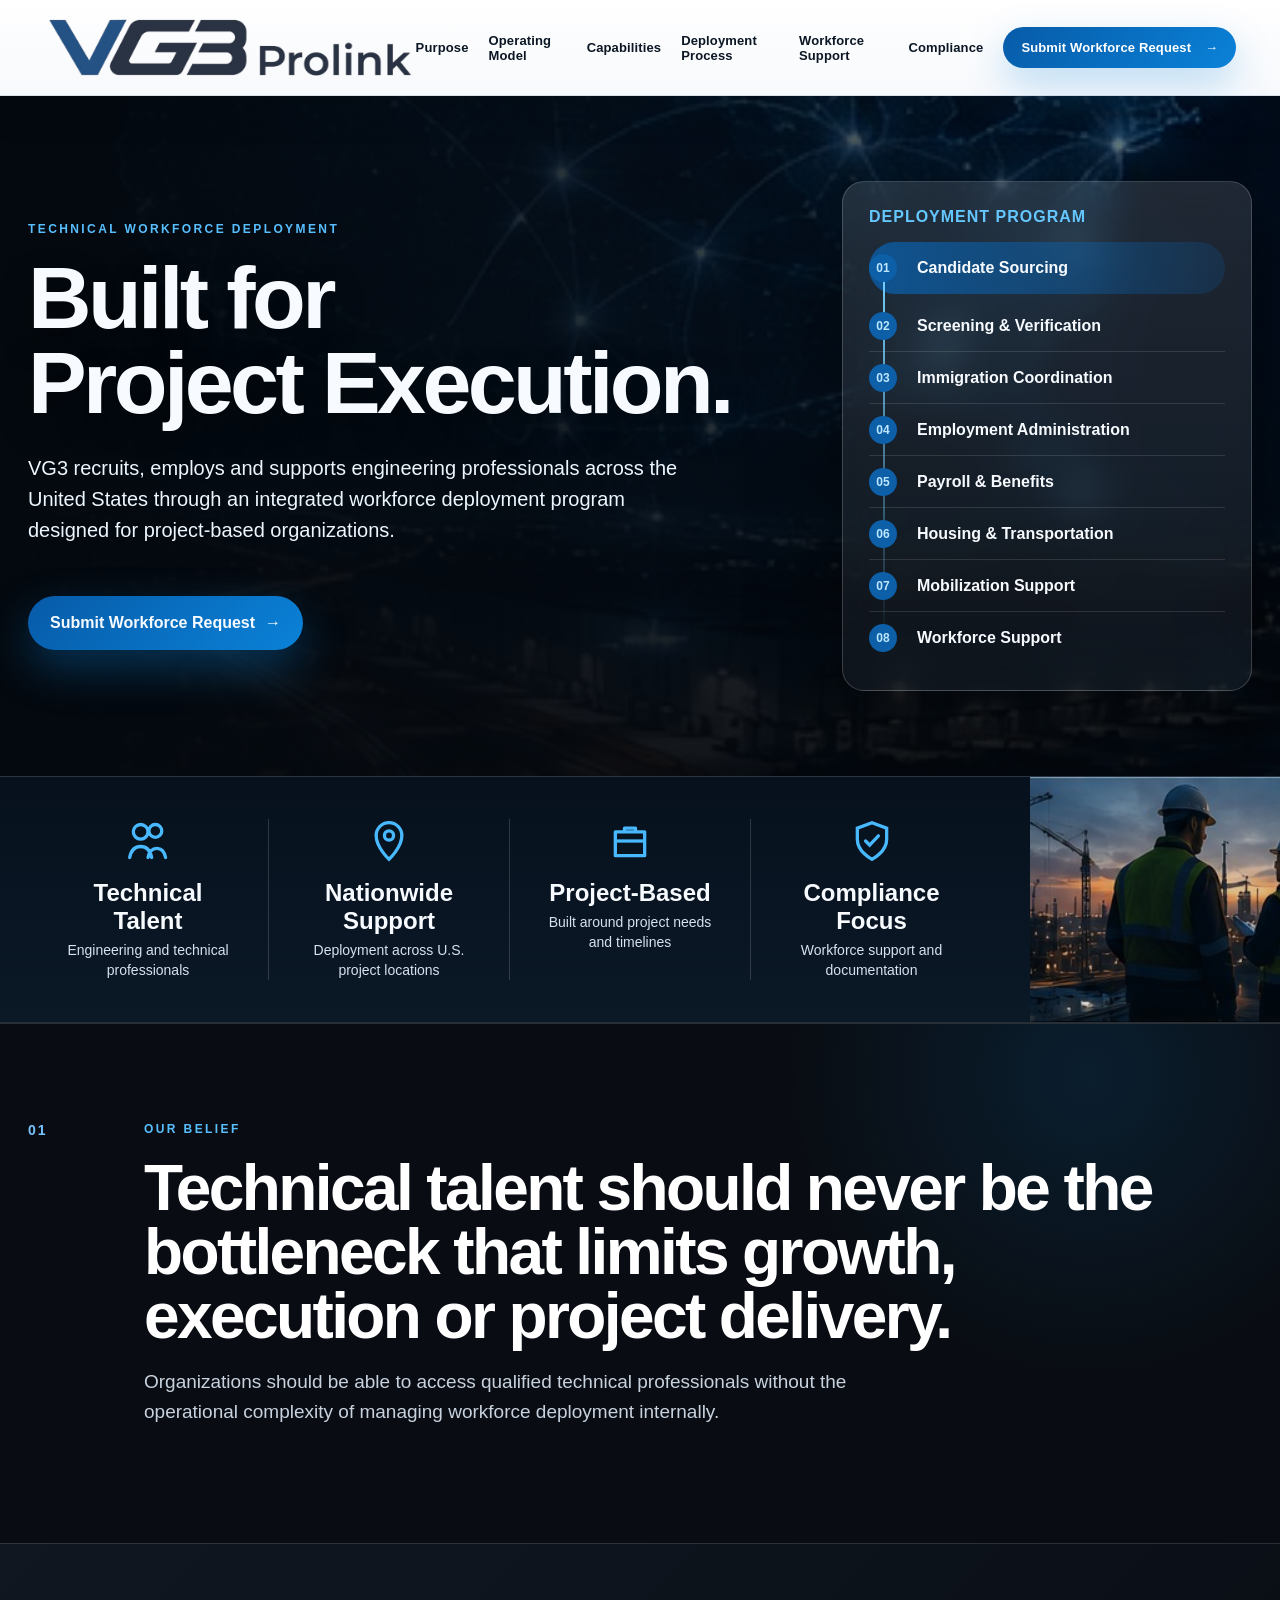
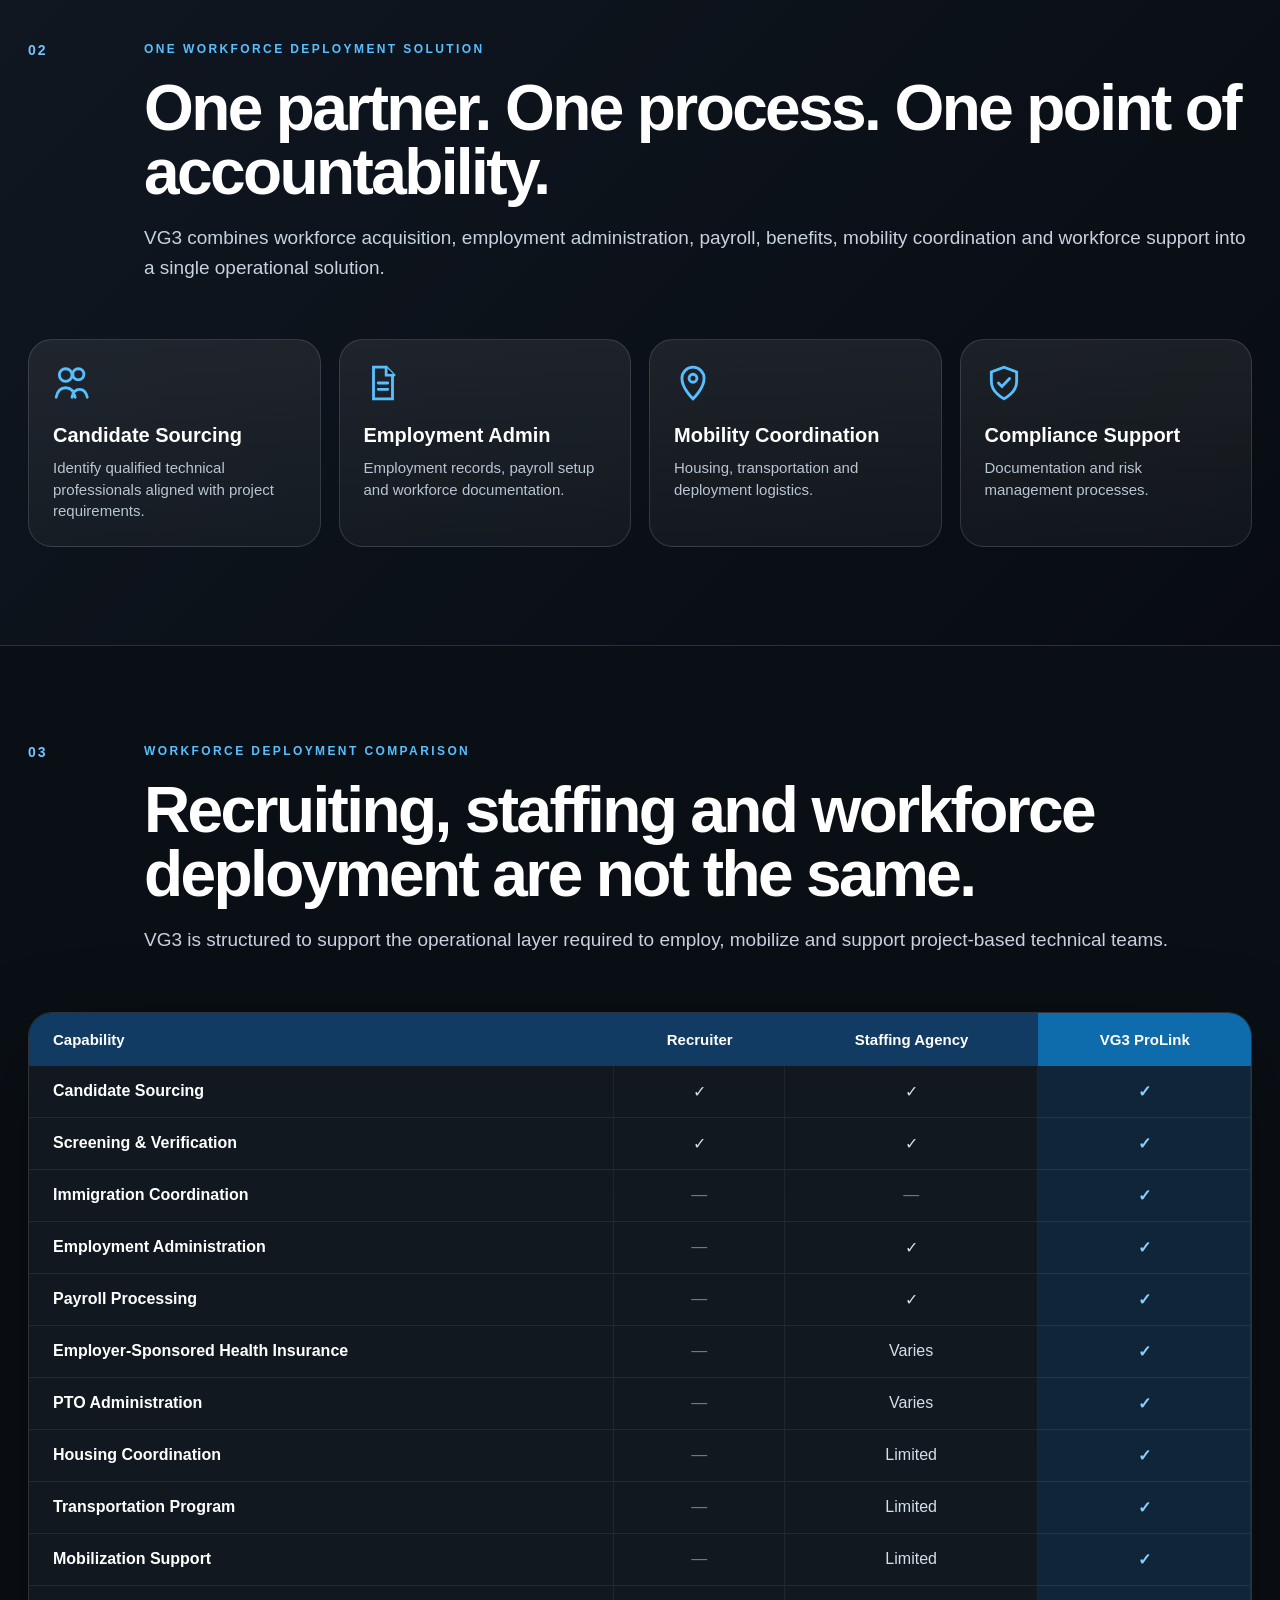
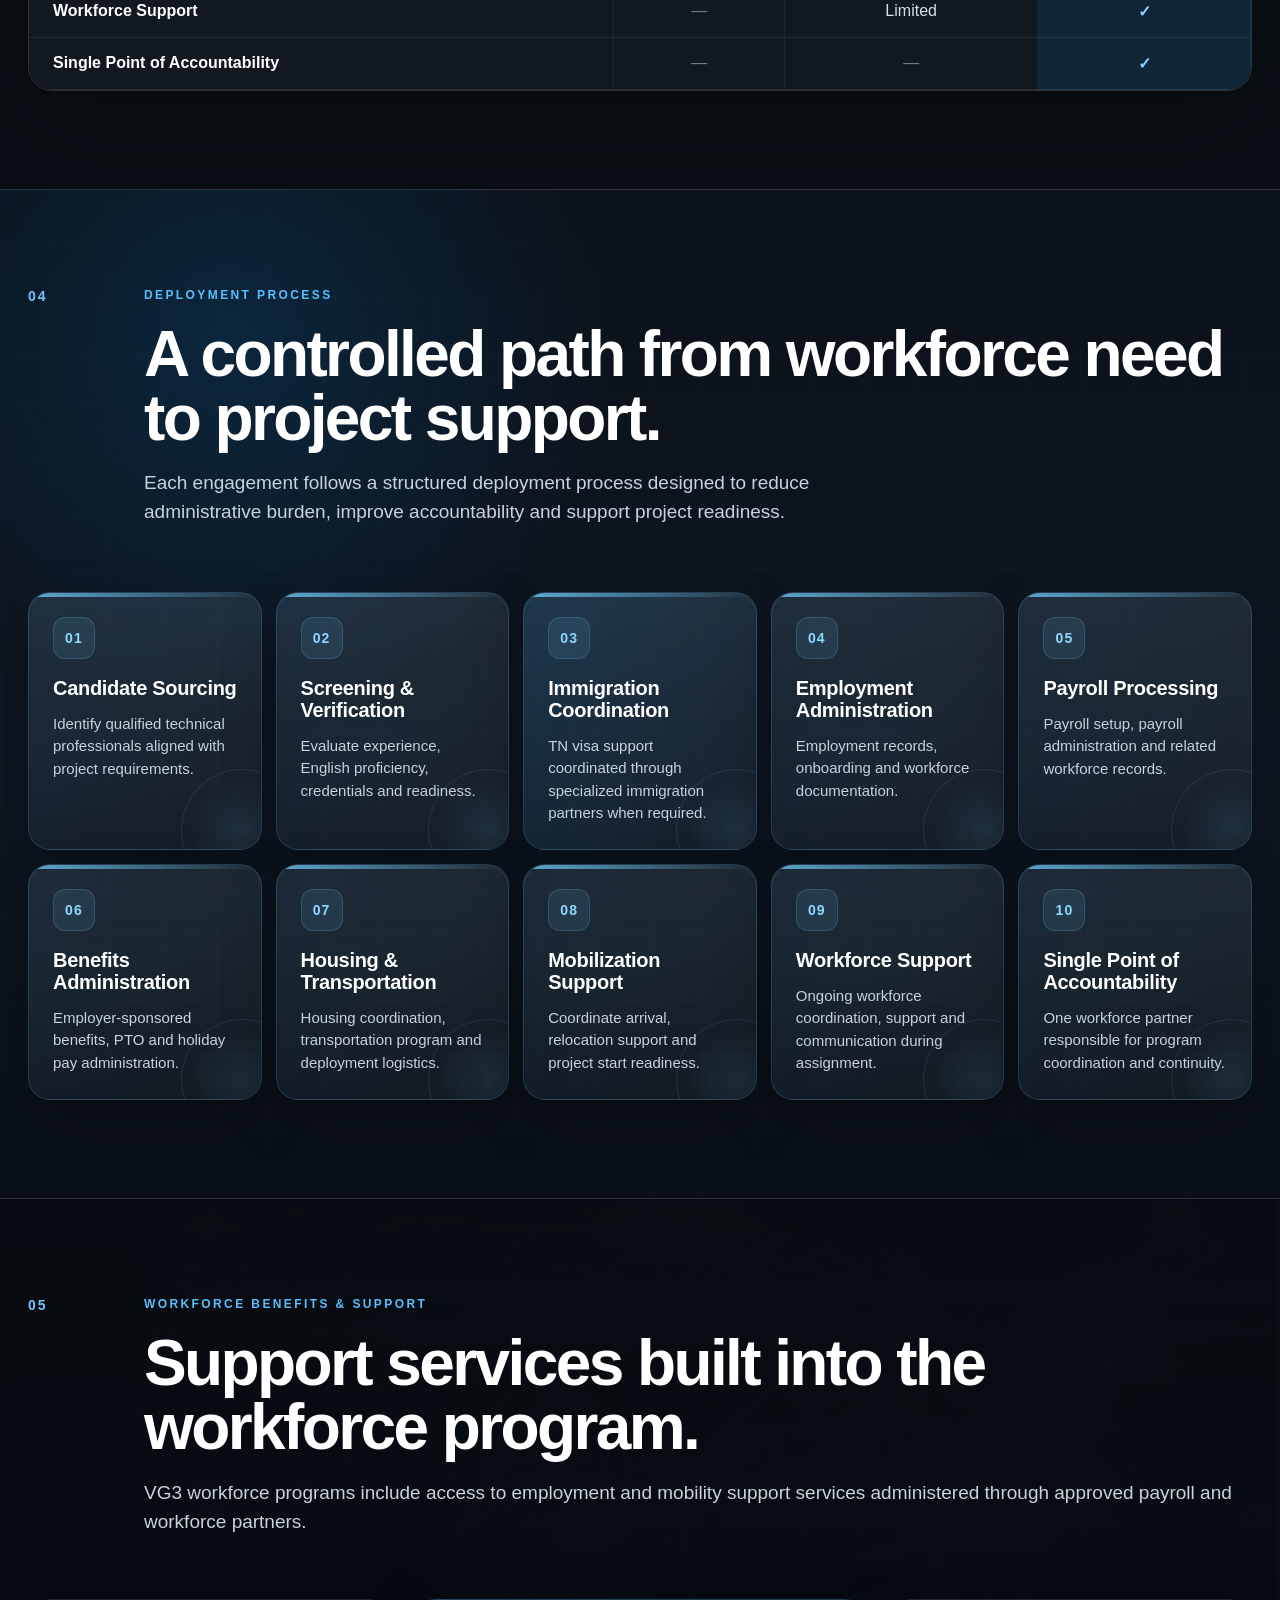
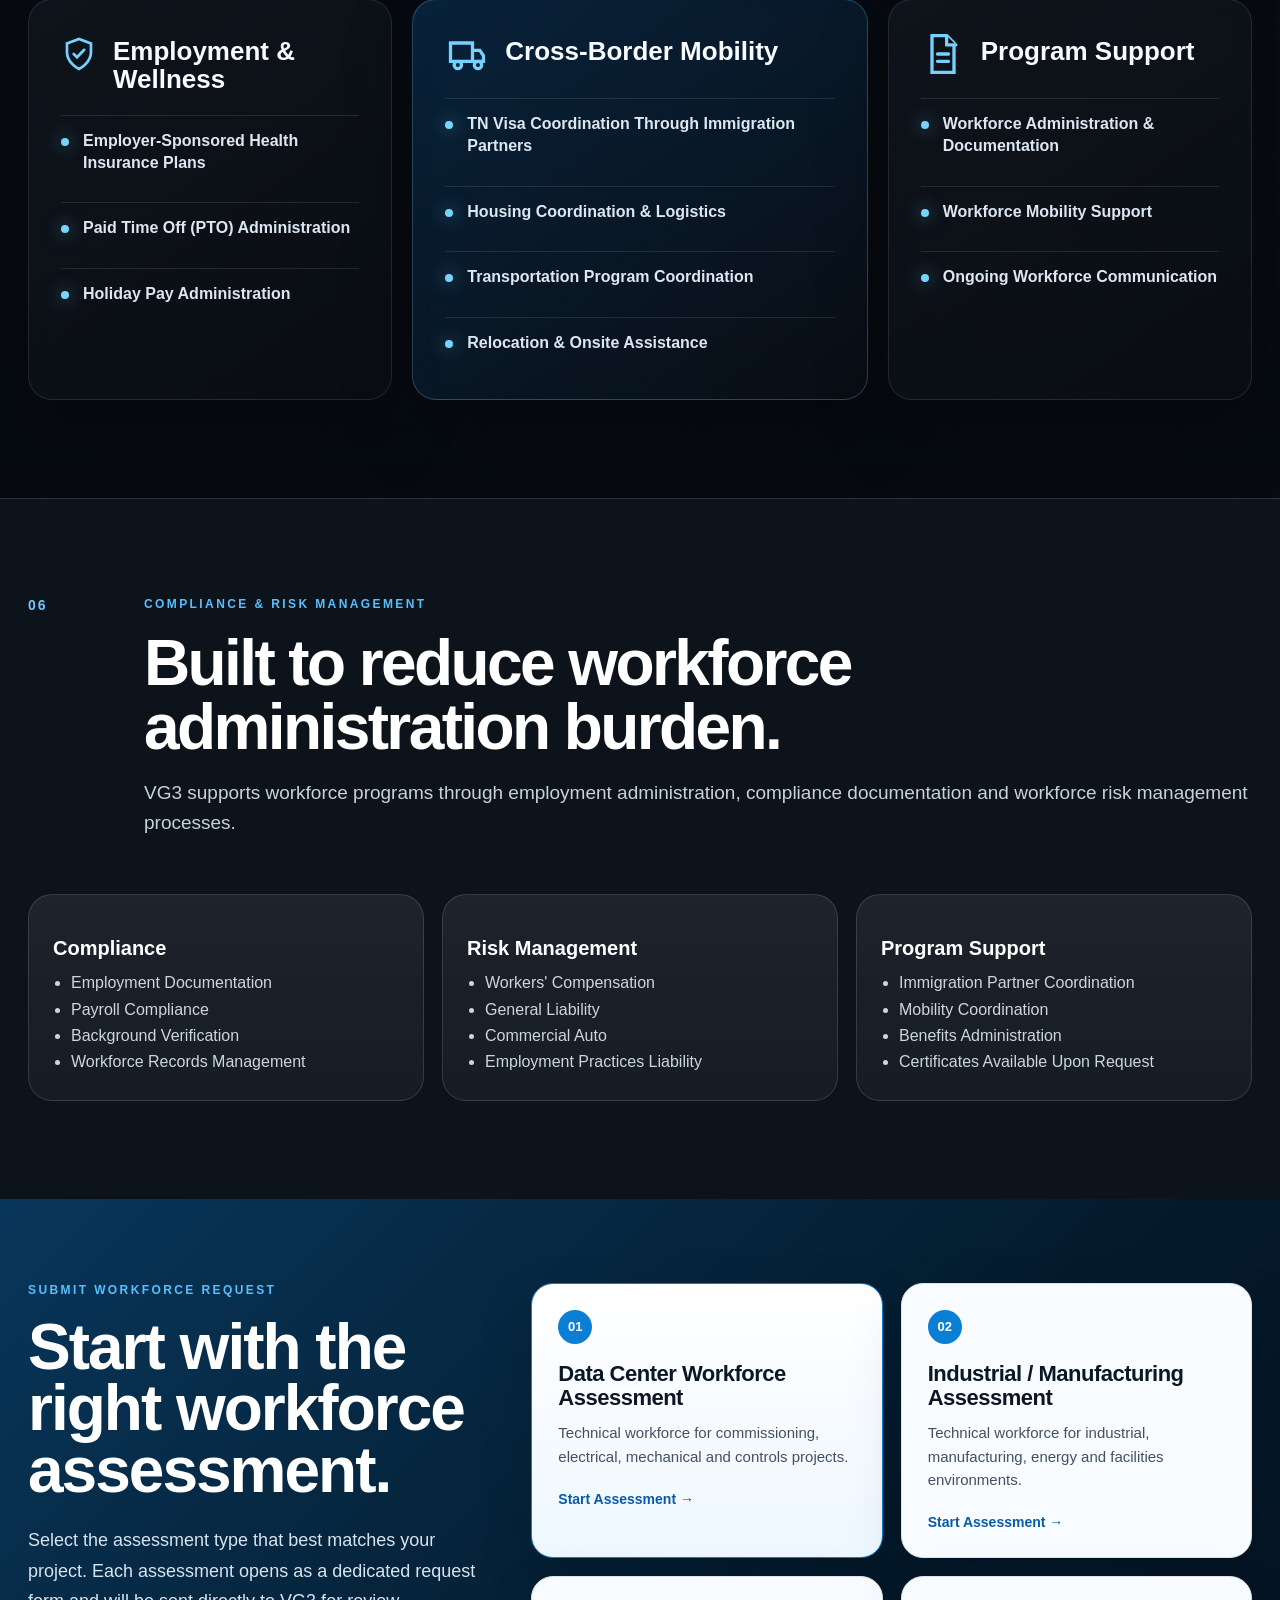
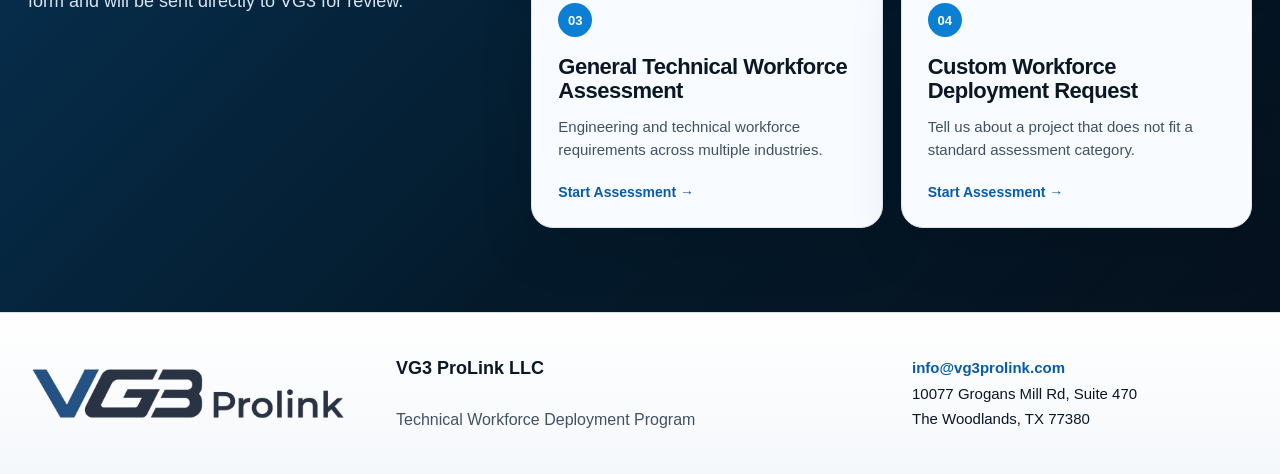
<file: index.html>
<!DOCTYPE html>
<html lang="en">
<head>
  <meta charset="UTF-8" />
  <meta name="viewport" content="width=device-width, initial-scale=1.0" />
  <title>VG3 ProLink | Technical Workforce Solutions</title>
  <meta name="description" content="VG3 ProLink provides technical workforce solutions for engineering and technical professionals across the United States." />
  <link rel="icon" href="/favicon.ico" sizes="any" />
  <link rel="icon" type="image/png" sizes="32x32" href="assets/favicon-32x32.png" />
  <link rel="icon" type="image/png" sizes="16x16" href="assets/favicon-16x16.png" />
  <link rel="apple-touch-icon" href="assets/apple-touch-icon.png" />
  <link rel="manifest" href="site.webmanifest" />
  <meta property="og:title" content="VG3 ProLink | Technical Workforce Solutions" />
  <meta property="og:description" content="Technical workforce solutions for project-based organizations." />
  <meta property="og:image" content="assets/og-image.png" />
  <meta property="og:type" content="website" />
  <meta name="twitter:card" content="summary_large_image" />
  <link rel="stylesheet" href="assets/style.css" />
</head>
<body>
  <header class="topbar">
    <a class="brand" href="#top" aria-label="VG3 ProLink">
      <img src="assets/vg3-logo.png" alt="VG3 ProLink" />
    </a>
    <nav class="desktop-nav">
      <a href="#belief">Purpose</a>
      <a href="#solution">Operating Model</a>
      <a href="#comparison">Capabilities</a>
      <a href="#program">Deployment Process</a>
      <a href="#benefits">Workforce Support</a>
      <a href="#compliance">Compliance</a>
      <a class="nav-cta" href="#contact">Submit Workforce Request <span>→</span></a>
    </nav>
  </header>

  <main id="top">
    <section class="hero">
      <div class="hero-bg"></div>
      <div class="hero-overlay"></div>
      <div class="container hero-inner">
        <div class="hero-copy">
          <div class="kicker">Technical Workforce Deployment</div>
          <h1>Built for<br>Project Execution.</h1>
          <p>VG3 recruits, employs and supports engineering professionals across the United States through an integrated workforce deployment program designed for project-based organizations.</p>
          <a class="primary-btn" href="#contact">Submit Workforce Request <span>→</span></a>
        </div>

        <aside class="deployment-panel">
          <div class="panel-label">Deployment Program</div>
          <div class="deployment-list">
            <div class="active"><b>01</b><span>Candidate Sourcing</span></div>
            <div><b>02</b><span>Screening & Verification</span></div>
            <div><b>03</b><span>Immigration Coordination</span></div>
            <div><b>04</b><span>Employment Administration</span></div>
            <div><b>05</b><span>Payroll & Benefits</span></div>
            <div><b>06</b><span>Housing & Transportation</span></div>
            <div><b>07</b><span>Mobilization Support</span></div>
            <div><b>08</b><span>Workforce Support</span></div>
          </div>
        </aside>
      </div>
    </section>

    <section class="stats-band">
      <div class="container stats-grid">
        <div><svg><use href="assets/icons.svg#people"></use></svg><strong>Technical Talent</strong><span>Engineering and technical professionals</span></div>
        <div><svg><use href="assets/icons.svg#location"></use></svg><strong>Nationwide Support</strong><span>Deployment across U.S. project locations</span></div>
        <div><svg><use href="assets/icons.svg#briefcase"></use></svg><strong>Project-Based</strong><span>Built around project needs and timelines</span></div>
        <div><svg><use href="assets/icons.svg#shield"></use></svg><strong>Compliance Focus</strong><span>Workforce support and documentation</span></div>
      </div>
      <img class="workers-photo" src="assets/workers-industrial.jpg" alt="Industrial workers at project site" />
    </section>

    <section class="section belief" id="belief">
      <div class="container belief-layout">
        <div class="section-count">01</div>
        <div>
          <div class="kicker">Our Belief</div>
          <h2>Technical talent should never be the bottleneck that limits growth, execution or project delivery.</h2>
          <p>Organizations should be able to access qualified technical professionals without the operational complexity of managing workforce deployment internally.</p>
        </div>
      </div>
    </section>

    <section class="section solution" id="solution">
      <div class="container solution-layout">
        <div class="section-head">
          <div class="section-count">02</div>
          <div>
            <div class="kicker">One Workforce Deployment Solution</div>
            <h2>One partner. One process. One point of accountability.</h2>
            <p>VG3 combines workforce acquisition, employment administration, payroll, benefits, mobility coordination and workforce support into a single operational solution.</p>
          </div>
        </div>

        <div class="solution-cards">
          <article><svg><use href="assets/icons.svg#people"></use></svg><h3>Candidate Sourcing</h3><p>Identify qualified technical professionals aligned with project requirements.</p></article>
          <article><svg><use href="assets/icons.svg#document"></use></svg><h3>Employment Admin</h3><p>Employment records, payroll setup and workforce documentation.</p></article>
          <article><svg><use href="assets/icons.svg#location"></use></svg><h3>Mobility Coordination</h3><p>Housing, transportation and deployment logistics.</p></article>
          <article><svg><use href="assets/icons.svg#shield"></use></svg><h3>Compliance Support</h3><p>Documentation and risk management processes.</p></article>
        </div>
      </div>
    </section>

    <section class="section comparison" id="comparison">
      <div class="container">
        <div class="section-head">
          <div class="section-count">03</div>
          <div>
            <div class="kicker">Workforce Deployment Comparison</div>
            <h2>Recruiting, staffing and workforce deployment are not the same.</h2>
            <p>VG3 is structured to support the operational layer required to employ, mobilize and support project-based technical teams.</p>
          </div>
        </div>

        <div class="table-shell">
          <table>
            <thead><tr><th>Capability</th><th>Recruiter</th><th>Staffing Agency</th><th>VG3 ProLink</th></tr></thead>
            <tbody>
              <tr><td>Candidate Sourcing</td><td>✓</td><td>✓</td><td>✓</td></tr>
              <tr><td>Screening & Verification</td><td>✓</td><td>✓</td><td>✓</td></tr>
              <tr><td>Immigration Coordination</td><td class="muted">—</td><td class="muted">—</td><td>✓</td></tr>
              <tr><td>Employment Administration</td><td class="muted">—</td><td>✓</td><td>✓</td></tr>
              <tr><td>Payroll Processing</td><td class="muted">—</td><td>✓</td><td>✓</td></tr>
              <tr><td>Employer-Sponsored Health Insurance</td><td class="muted">—</td><td>Varies</td><td>✓</td></tr>
              <tr><td>PTO Administration</td><td class="muted">—</td><td>Varies</td><td>✓</td></tr>
              <tr><td>Housing Coordination</td><td class="muted">—</td><td>Limited</td><td>✓</td></tr>
              <tr><td>Transportation Program</td><td class="muted">—</td><td>Limited</td><td>✓</td></tr>
              <tr><td>Mobilization Support</td><td class="muted">—</td><td>Limited</td><td>✓</td></tr>
              <tr><td>Workforce Support</td><td class="muted">—</td><td>Limited</td><td>✓</td></tr>
              <tr><td>Single Point of Accountability</td><td class="muted">—</td><td class="muted">—</td><td>✓</td></tr>
            </tbody>
          </table>
        </div>
      </div>
    </section>

    <section class="section program" id="program">
      <div class="container">
        <div class="section-head">
          <div class="section-count">04</div>
          <div>
            <div class="kicker">Deployment Process</div>
            <h2>A controlled path from workforce need to project support.</h2>
            <p>Each engagement follows a structured deployment process designed to reduce administrative burden, improve accountability and support project readiness.</p>
          </div>
        </div>

        <div class="process-grid">
          <article><span>01</span><h3>Candidate Sourcing</h3><p>Identify qualified technical professionals aligned with project requirements.</p></article>
          <article><span>02</span><h3>Screening & Verification</h3><p>Evaluate experience, English proficiency, credentials and readiness.</p></article>
          <article><span>03</span><h3>Immigration Coordination</h3><p>TN visa support coordinated through specialized immigration partners when required.</p></article>
          <article><span>04</span><h3>Employment Administration</h3><p>Employment records, onboarding and workforce documentation.</p></article>
          <article><span>05</span><h3>Payroll Processing</h3><p>Payroll setup, payroll administration and related workforce records.</p></article>
          <article><span>06</span><h3>Benefits Administration</h3><p>Employer-sponsored benefits, PTO and holiday pay administration.</p></article>
          <article><span>07</span><h3>Housing & Transportation</h3><p>Housing coordination, transportation program and deployment logistics.</p></article>
          <article><span>08</span><h3>Mobilization Support</h3><p>Coordinate arrival, relocation support and project start readiness.</p></article>
          <article><span>09</span><h3>Workforce Support</h3><p>Ongoing workforce coordination, support and communication during assignment.</p></article>
          <article><span>10</span><h3>Single Point of Accountability</h3><p>One workforce partner responsible for program coordination and continuity.</p></article>
        </div>
      </div>
    </section>

    <section class="section benefits" id="benefits">
      <div class="container">
        <div class="section-head">
          <div class="section-count">05</div>
          <div>
            <div class="kicker">Workforce Benefits & Support</div>
            <h2>Support services built into the workforce program.</h2>
            <p>VG3 workforce programs include access to employment and mobility support services administered through approved payroll and workforce partners.</p>
          </div>
        </div>

        <div class="benefits-dashboard">
          <article>
            <div class="pillar-header"><svg><use href="assets/icons.svg#shield"></use></svg><h3>Employment & Wellness</h3></div>
            <ul><li>Employer-Sponsored Health Insurance Plans</li><li>Paid Time Off (PTO) Administration</li><li>Holiday Pay Administration</li></ul>
          </article>
          <article class="featured">
            <div class="pillar-header"><svg><use href="assets/icons.svg#truck"></use></svg><h3>Cross-Border Mobility</h3></div>
            <ul><li>TN Visa Coordination Through Immigration Partners</li><li>Housing Coordination & Logistics</li><li>Transportation Program Coordination</li><li>Relocation & Onsite Assistance</li></ul>
          </article>
          <article>
            <div class="pillar-header"><svg><use href="assets/icons.svg#document"></use></svg><h3>Program Support</h3></div>
            <ul><li>Workforce Administration & Documentation</li><li>Workforce Mobility Support</li><li>Ongoing Workforce Communication</li></ul>
          </article>
        </div>
      </div>
    </section>

    <section class="section compliance" id="compliance">
      <div class="container">
        <div class="section-head">
          <div class="section-count">06</div>
          <div>
            <div class="kicker">Compliance & Risk Management</div>
            <h2>Built to reduce workforce administration burden.</h2>
            <p>VG3 supports workforce programs through employment administration, compliance documentation and workforce risk management processes.</p>
          </div>
        </div>

        <div class="compliance-grid">
          <article><h3>Compliance</h3><ul><li>Employment Documentation</li><li>Payroll Compliance</li><li>Background Verification</li><li>Workforce Records Management</li></ul></article>
          <article><h3>Risk Management</h3><ul><li>Workers' Compensation</li><li>General Liability</li><li>Commercial Auto</li><li>Employment Practices Liability</li></ul></article>
          <article><h3>Program Support</h3><ul><li>Immigration Partner Coordination</li><li>Mobility Coordination</li><li>Benefits Administration</li><li>Certificates Available Upon Request</li></ul></article>
        </div>
      </div>
    </section>

    <section class="contact assessment-section assessment-picker-section" id="contact">
      <div class="container request-picker">
        <div class="assessment-intro">
          <div class="kicker">Submit Workforce Request</div>
          <h2>Start with the right workforce assessment.</h2>
          <p>Select the assessment type that best matches your project. Each assessment opens as a dedicated request form and will be sent directly to VG3 for review.</p>
        </div>

        <div class="assessment-picker-grid" aria-label="Select workforce assessment type">
          <a class="assessment-link-card primary" href="assessment-data-center.html">
            <span class="card-tag">01</span>
            <h3>Data Center Workforce Assessment</h3>
            <p>Technical workforce for commissioning, electrical, mechanical and controls projects.</p>
            <strong>Start Assessment →</strong>
          </a>
          <a class="assessment-link-card" href="assessment-industrial.html">
            <span class="card-tag">02</span>
            <h3>Industrial / Manufacturing Assessment</h3>
            <p>Technical workforce for industrial, manufacturing, energy and facilities environments.</p>
            <strong>Start Assessment →</strong>
          </a>
          <a class="assessment-link-card" href="assessment-general.html">
            <span class="card-tag">03</span>
            <h3>General Technical Workforce Assessment</h3>
            <p>Engineering and technical workforce requirements across multiple industries.</p>
            <strong>Start Assessment →</strong>
          </a>
          <a class="assessment-link-card" href="assessment-custom.html">
            <span class="card-tag">04</span>
            <h3>Custom Workforce Deployment Request</h3>
            <p>Tell us about a project that does not fit a standard assessment category.</p>
            <strong>Start Assessment →</strong>
          </a>
        </div>
      </div>
    </section>

  </main>

  <footer>
    <div class="container footer-inner">
      <img src="assets/vg3-logo.png" alt="VG3 ProLink" />
      <div class="footer-copy">
        <strong>VG3 ProLink LLC</strong><br />
        Technical Workforce Deployment Program
      </div>
      <div class="footer-contact">
        <a href="mailto:info@vg3prolink.com">info@vg3prolink.com</a><br />
        10077 Grogans Mill Rd, Suite 470<br />
        The Woodlands, TX 77380
      </div>
    </div>
  </footer>

  <script src="assets/main.js"></script>
</body>
</html>
</file>
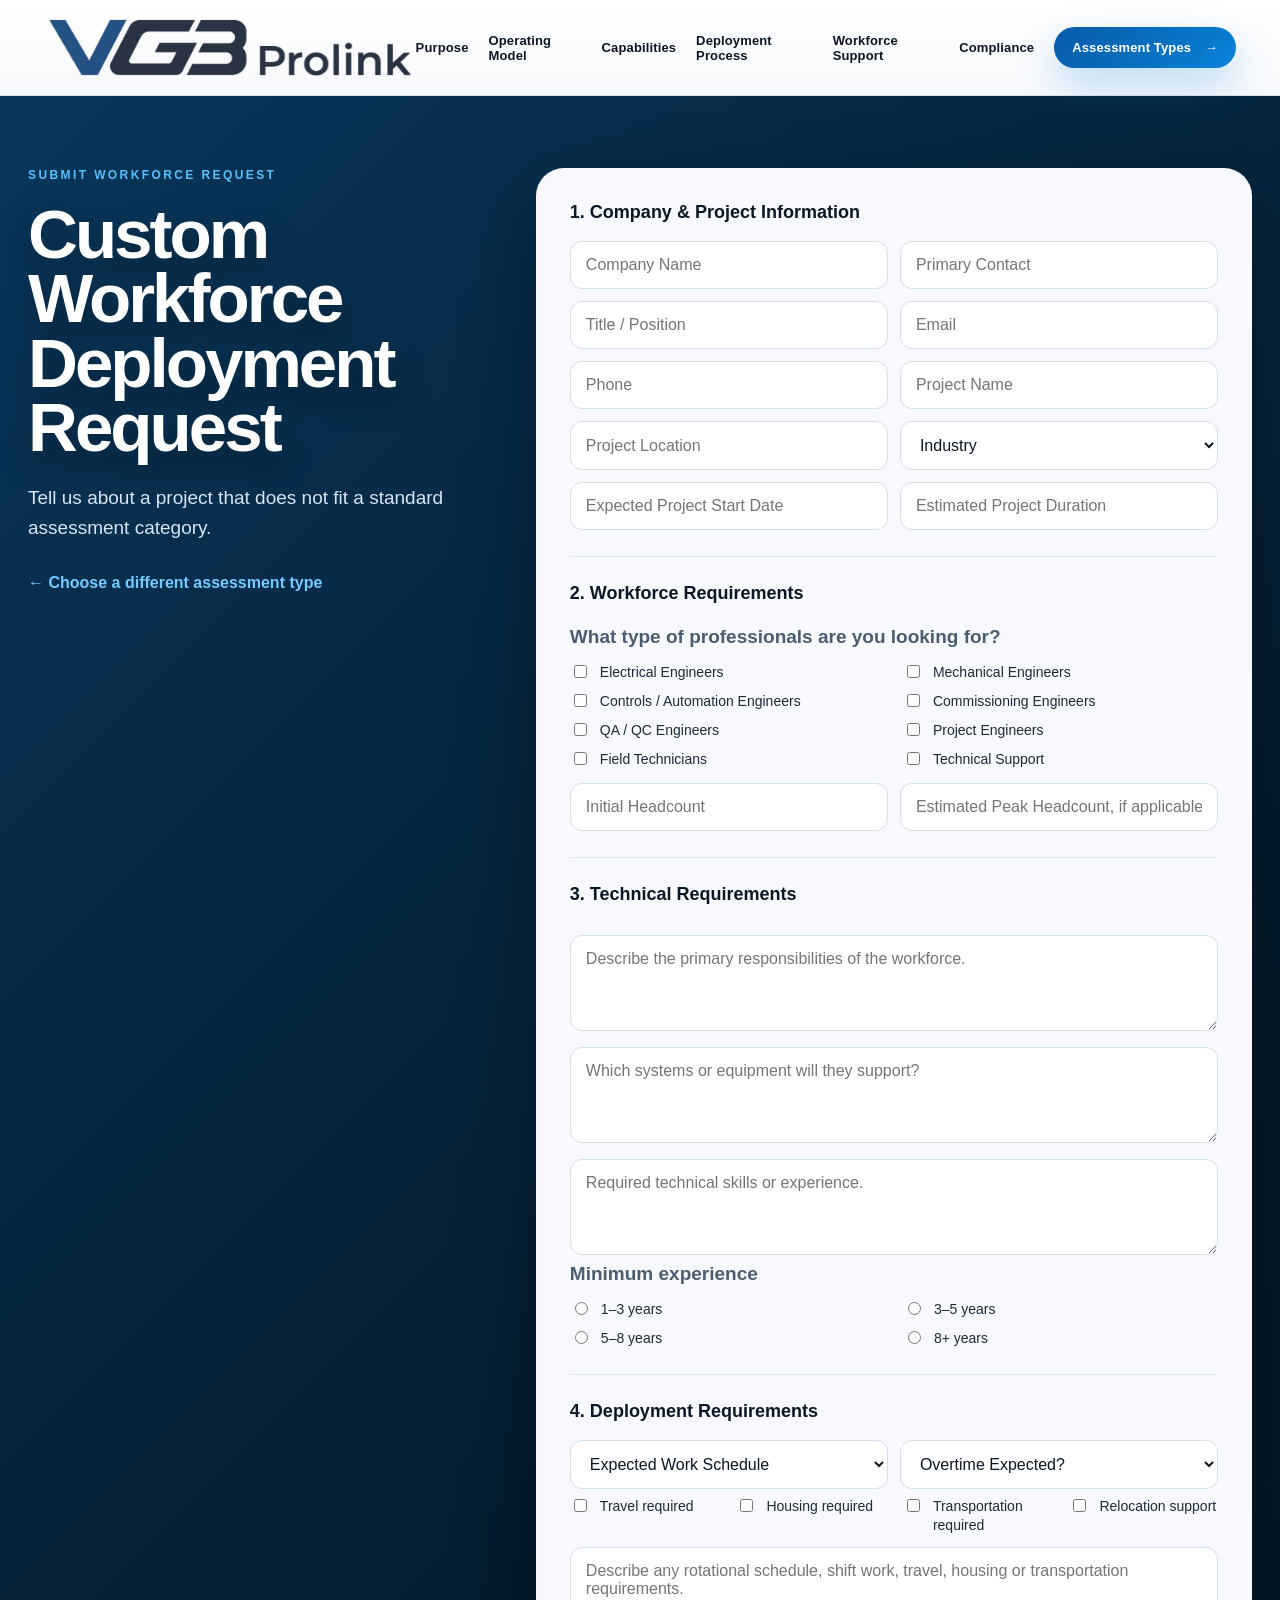
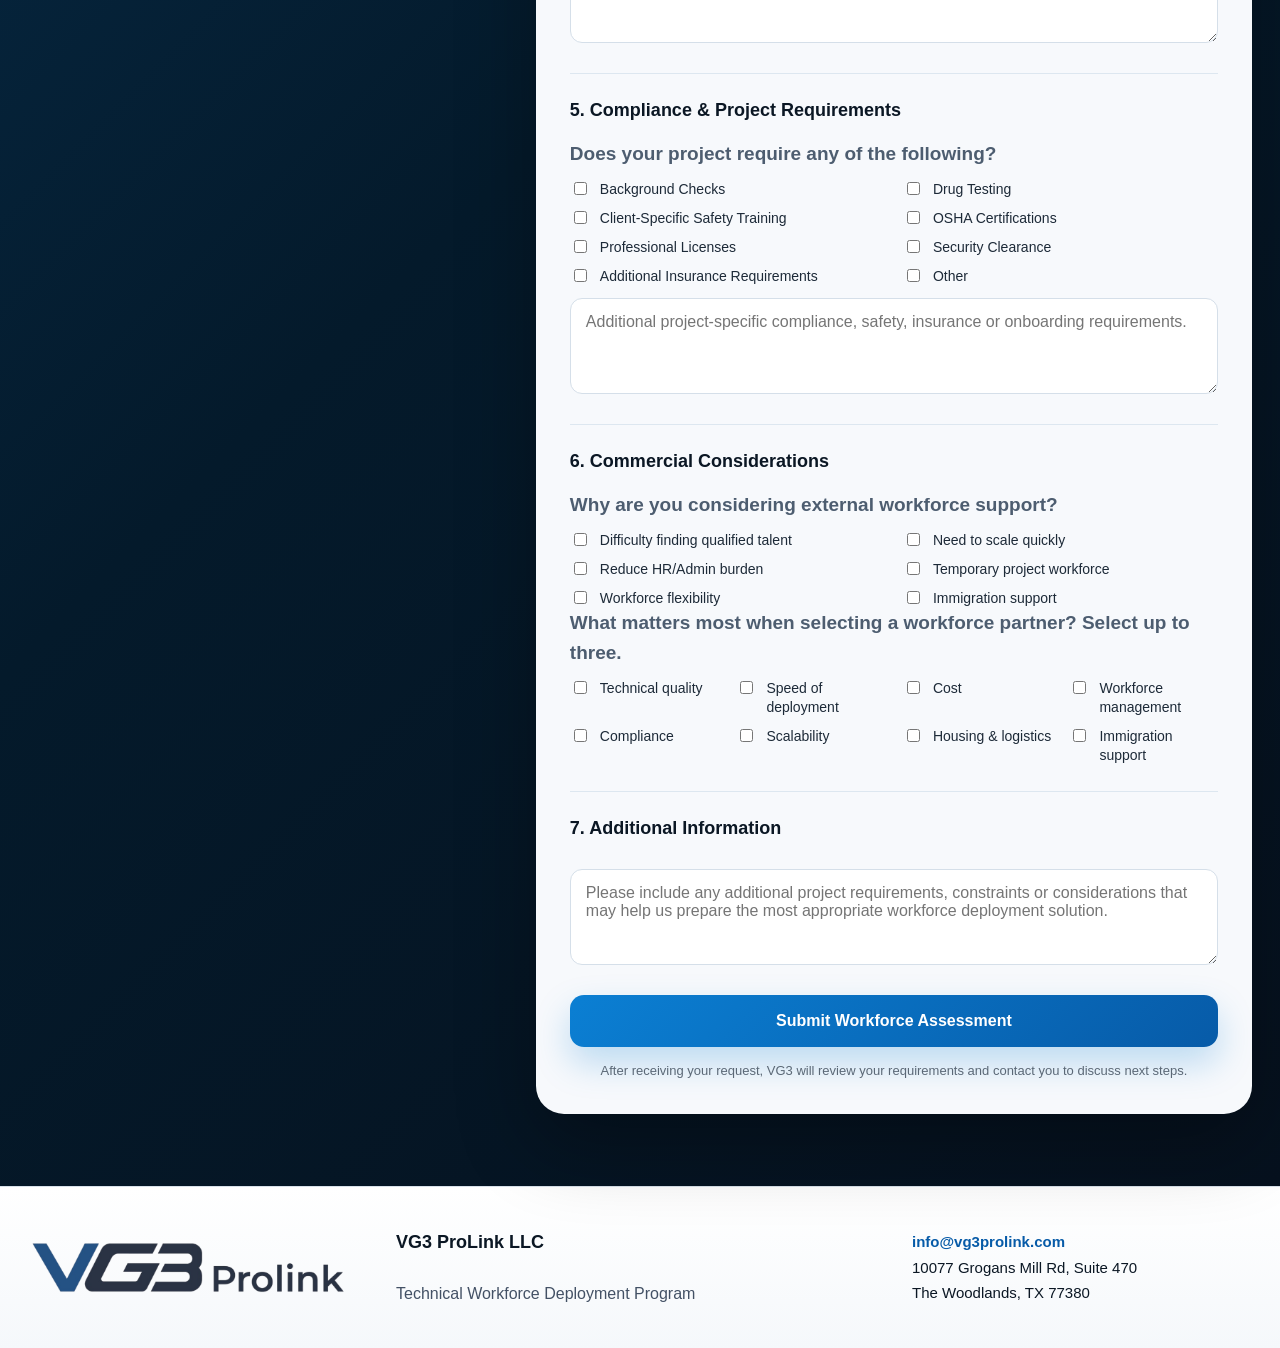
<file: assessment-custom.html>
<!DOCTYPE html>
<html lang="en">
<head>
  <meta charset="UTF-8" />
  <meta name="viewport" content="width=device-width, initial-scale=1.0" />
  <title>Custom Workforce Deployment Request | VG3 ProLink</title>
  <meta name="description" content="Submit a VG3 workforce deployment assessment request." />
  <link rel="icon" href="favicon.ico" />
  <link rel="icon" type="image/png" sizes="32x32" href="assets/favicon-32x32.png" />
  <link rel="apple-touch-icon" href="assets/apple-touch-icon.png" />
  <link rel="stylesheet" href="assets/style.css" />
</head>
<body class="assessment-page">
  <header class="topbar">
    <a class="brand" href="index.html#top" aria-label="VG3 ProLink">
      <img src="assets/vg3-logo.png" alt="VG3 ProLink" />
    </a>
    <nav class="desktop-nav">
      <a href="index.html#belief">Purpose</a>
      <a href="index.html#solution">Operating Model</a>
      <a href="index.html#comparison">Capabilities</a>
      <a href="index.html#program">Deployment Process</a>
      <a href="index.html#benefits">Workforce Support</a>
      <a href="index.html#compliance">Compliance</a>
      <a class="nav-cta" href="index.html#contact">Assessment Types <span>→</span></a>
    </nav>
  </header>

  <main>
    <section class="assessment-hero">
      <div class="container assessment-page-grid">
        <div class="assessment-page-intro">
          <div class="kicker">Submit Workforce Request</div>
          <h1>Custom Workforce Deployment Request</h1>
          <p>Tell us about a project that does not fit a standard assessment category.</p>
          <a class="back-link" href="index.html#contact">← Choose a different assessment type</a>
        </div>

        <form class="assessment-form standalone" action="https://formsubmit.co/info@vg3prolink.com" method="POST">
          <input type="hidden" name="assessment_type" value="Custom Workforce Deployment Request" />
          <input type="hidden" name="_subject" value="New VG3 Workforce Assessment - Custom Workforce Deployment Request" />
          <input type="hidden" name="_captcha" value="false" />
          <input type="hidden" name="_template" value="table" />
          <input type="hidden" name="_next" value="https://vg3prolink.com/thank-you.html" />

          <div class="form-section first">
            <h3>1. Company & Project Information</h3>
            <div class="form-grid">
              <input name="company_name" placeholder="Company Name" required />
              <input name="primary_contact" placeholder="Primary Contact" required />
              <input name="title" placeholder="Title / Position" />
              <input name="email" type="email" placeholder="Email" required />
              <input name="phone" placeholder="Phone" />
              <input name="project_name" placeholder="Project Name" />
              <input name="project_location" placeholder="Project Location" required />
              <select name="industry" aria-label="Industry">
                <option value="">Industry</option>
                <option>Data Center</option>
                <option>Manufacturing</option>
                <option>Industrial</option>
                <option>Energy</option>
                <option>Construction</option>
                <option>Infrastructure</option>
                <option>Other</option>
              </select>
              <input name="expected_start_date" placeholder="Expected Project Start Date" />
              <input name="estimated_duration" placeholder="Estimated Project Duration" />
            </div>
          </div>

          <div class="form-section">
            <h3>2. Workforce Requirements</h3>
            <p class="form-helper">What type of professionals are you looking for?</p>
            <div class="checkbox-grid">
              <label><input type="checkbox" name="professionals[]" value="Electrical Engineers" /> Electrical Engineers</label>
              <label><input type="checkbox" name="professionals[]" value="Mechanical Engineers" /> Mechanical Engineers</label>
              <label><input type="checkbox" name="professionals[]" value="Controls / Automation Engineers" /> Controls / Automation Engineers</label>
              <label><input type="checkbox" name="professionals[]" value="Commissioning Engineers" /> Commissioning Engineers</label>
              <label><input type="checkbox" name="professionals[]" value="QA / QC Engineers" /> QA / QC Engineers</label>
              <label><input type="checkbox" name="professionals[]" value="Project Engineers" /> Project Engineers</label>
              <label><input type="checkbox" name="professionals[]" value="Field Technicians" /> Field Technicians</label>
              <label><input type="checkbox" name="professionals[]" value="Technical Support" /> Technical Support</label>
            </div>
            <div class="form-grid two">
              <input name="initial_headcount" placeholder="Initial Headcount" />
              <input name="peak_headcount" placeholder="Estimated Peak Headcount, if applicable" />
            </div>
          </div>

          <div class="form-section">
            <h3>3. Technical Requirements</h3>
            <textarea name="primary_responsibilities" placeholder="Describe the primary responsibilities of the workforce."></textarea>
            <textarea name="systems_equipment" placeholder="Which systems or equipment will they support?"></textarea>
            <textarea name="required_skills" placeholder="Required technical skills or experience."></textarea>
            <p class="form-helper">Minimum experience</p>
            <div class="radio-row">
              <label><input type="radio" name="minimum_experience" value="1–3 years" /> 1–3 years</label>
              <label><input type="radio" name="minimum_experience" value="3–5 years" /> 3–5 years</label>
              <label><input type="radio" name="minimum_experience" value="5–8 years" /> 5–8 years</label>
              <label><input type="radio" name="minimum_experience" value="8+ years" /> 8+ years</label>
            </div>
          </div>

          <div class="form-section">
            <h3>4. Deployment Requirements</h3>
            <div class="form-grid two">
              <select name="expected_schedule" aria-label="Expected work schedule">
                <option value="">Expected Work Schedule</option>
                <option>40 hrs/week</option>
                <option>50+ hrs/week</option>
                <option>Shift work</option>
                <option>Rotational schedule</option>
                <option>Other</option>
              </select>
              <select name="overtime_expected" aria-label="Overtime expected">
                <option value="">Overtime Expected?</option>
                <option>Yes</option>
                <option>No</option>
                <option>To be determined</option>
              </select>
            </div>
            <div class="checkbox-grid compact">
              <label><input type="checkbox" name="deployment_needs[]" value="Travel Required" /> Travel required</label>
              <label><input type="checkbox" name="deployment_needs[]" value="Housing Required" /> Housing required</label>
              <label><input type="checkbox" name="deployment_needs[]" value="Transportation Required" /> Transportation required</label>
              <label><input type="checkbox" name="deployment_needs[]" value="Relocation Support" /> Relocation support</label>
            </div>
            <textarea name="schedule_notes" placeholder="Describe any rotational schedule, shift work, travel, housing or transportation requirements."></textarea>
          </div>

          <div class="form-section">
            <h3>5. Compliance & Project Requirements</h3>
            <p class="form-helper">Does your project require any of the following?</p>
            <div class="checkbox-grid">
              <label><input type="checkbox" name="project_requirements[]" value="Background Checks" /> Background Checks</label>
              <label><input type="checkbox" name="project_requirements[]" value="Drug Testing" /> Drug Testing</label>
              <label><input type="checkbox" name="project_requirements[]" value="Client-Specific Safety Training" /> Client-Specific Safety Training</label>
              <label><input type="checkbox" name="project_requirements[]" value="OSHA Certifications" /> OSHA Certifications</label>
              <label><input type="checkbox" name="project_requirements[]" value="Professional Licenses" /> Professional Licenses</label>
              <label><input type="checkbox" name="project_requirements[]" value="Security Clearance" /> Security Clearance</label>
              <label><input type="checkbox" name="project_requirements[]" value="Additional Insurance Requirements" /> Additional Insurance Requirements</label>
              <label><input type="checkbox" name="project_requirements[]" value="Other" /> Other</label>
            </div>
            <textarea name="additional_compliance_requirements" placeholder="Additional project-specific compliance, safety, insurance or onboarding requirements."></textarea>
          </div>

          <div class="form-section">
            <h3>6. Commercial Considerations</h3>
            <p class="form-helper">Why are you considering external workforce support?</p>
            <div class="checkbox-grid">
              <label><input type="checkbox" name="commercial_drivers[]" value="Difficulty finding qualified talent" /> Difficulty finding qualified talent</label>
              <label><input type="checkbox" name="commercial_drivers[]" value="Need to scale quickly" /> Need to scale quickly</label>
              <label><input type="checkbox" name="commercial_drivers[]" value="Reduce HR/Admin burden" /> Reduce HR/Admin burden</label>
              <label><input type="checkbox" name="commercial_drivers[]" value="Temporary project workforce" /> Temporary project workforce</label>
              <label><input type="checkbox" name="commercial_drivers[]" value="Workforce flexibility" /> Workforce flexibility</label>
              <label><input type="checkbox" name="commercial_drivers[]" value="Immigration support" /> Immigration support</label>
            </div>
            <p class="form-helper">What matters most when selecting a workforce partner? Select up to three.</p>
            <div class="checkbox-grid compact">
              <label><input type="checkbox" name="selection_priorities[]" value="Technical quality" /> Technical quality</label>
              <label><input type="checkbox" name="selection_priorities[]" value="Speed of deployment" /> Speed of deployment</label>
              <label><input type="checkbox" name="selection_priorities[]" value="Cost" /> Cost</label>
              <label><input type="checkbox" name="selection_priorities[]" value="Workforce management" /> Workforce management</label>
              <label><input type="checkbox" name="selection_priorities[]" value="Compliance" /> Compliance</label>
              <label><input type="checkbox" name="selection_priorities[]" value="Scalability" /> Scalability</label>
              <label><input type="checkbox" name="selection_priorities[]" value="Housing & logistics" /> Housing & logistics</label>
              <label><input type="checkbox" name="selection_priorities[]" value="Immigration support" /> Immigration support</label>
            </div>
          </div>

          <div class="form-section">
            <h3>7. Additional Information</h3>
            <textarea name="additional_information" placeholder="Please include any additional project requirements, constraints or considerations that may help us prepare the most appropriate workforce deployment solution."></textarea>
          </div>

          <button type="submit" class="assessment-submit">Submit Workforce Assessment</button>
          <p class="form-note">After receiving your request, VG3 will review your requirements and contact you to discuss next steps.</p>
        </form>
      </div>
    </section>
  </main>
  <footer>
    <div class="container footer-inner">
      <img src="assets/vg3-logo.png" alt="VG3 ProLink" />
      <div class="footer-copy">
        <strong>VG3 ProLink LLC</strong><br />
        Technical Workforce Deployment Program
      </div>
      <div class="footer-contact">
        <a href="mailto:info@vg3prolink.com">info@vg3prolink.com</a><br />
        10077 Grogans Mill Rd, Suite 470<br />
        The Woodlands, TX 77380
      </div>
    </div>
  </footer>
  <script src="assets/main.js"></script>
</body>
</html>
</file>
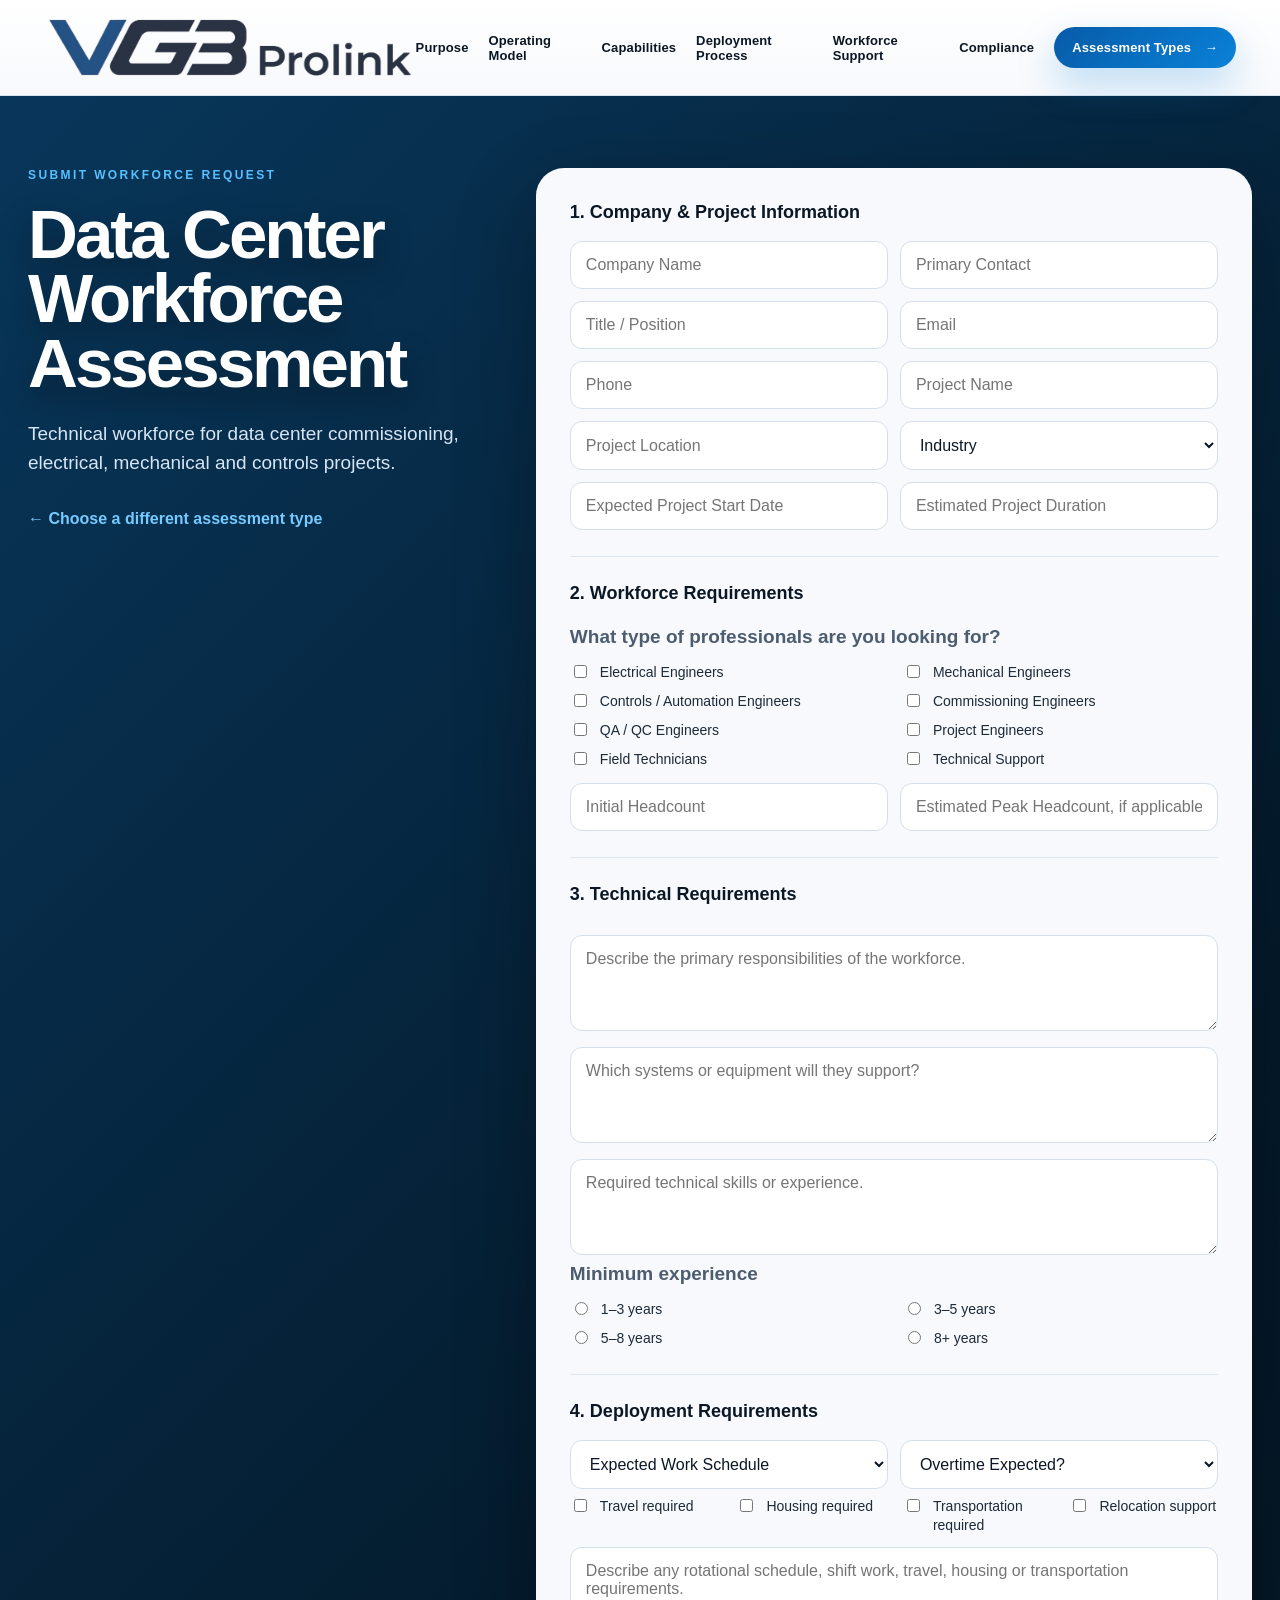
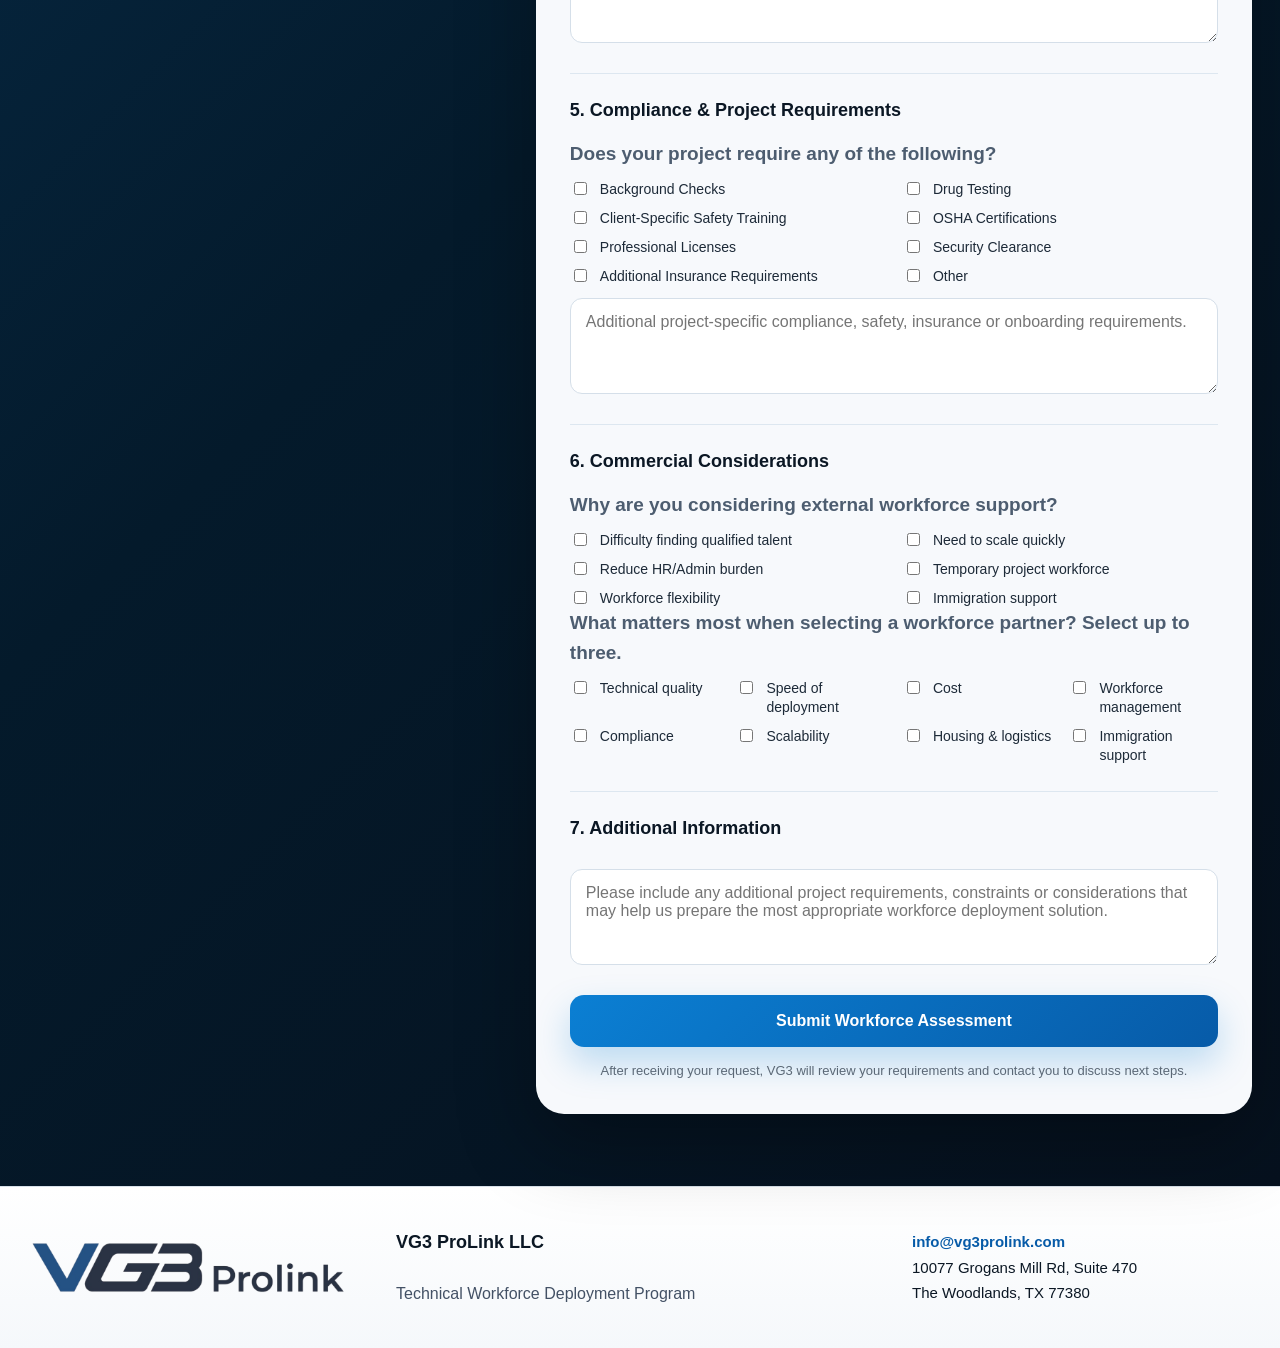
<file: assessment-data-center.html>
<!DOCTYPE html>
<html lang="en">
<head>
  <meta charset="UTF-8" />
  <meta name="viewport" content="width=device-width, initial-scale=1.0" />
  <title>Data Center Workforce Assessment | VG3 ProLink</title>
  <meta name="description" content="Submit a VG3 workforce deployment assessment request." />
  <link rel="icon" href="favicon.ico" />
  <link rel="icon" type="image/png" sizes="32x32" href="assets/favicon-32x32.png" />
  <link rel="apple-touch-icon" href="assets/apple-touch-icon.png" />
  <link rel="stylesheet" href="assets/style.css" />
</head>
<body class="assessment-page">
  <header class="topbar">
    <a class="brand" href="index.html#top" aria-label="VG3 ProLink">
      <img src="assets/vg3-logo.png" alt="VG3 ProLink" />
    </a>
    <nav class="desktop-nav">
      <a href="index.html#belief">Purpose</a>
      <a href="index.html#solution">Operating Model</a>
      <a href="index.html#comparison">Capabilities</a>
      <a href="index.html#program">Deployment Process</a>
      <a href="index.html#benefits">Workforce Support</a>
      <a href="index.html#compliance">Compliance</a>
      <a class="nav-cta" href="index.html#contact">Assessment Types <span>→</span></a>
    </nav>
  </header>

  <main>
    <section class="assessment-hero">
      <div class="container assessment-page-grid">
        <div class="assessment-page-intro">
          <div class="kicker">Submit Workforce Request</div>
          <h1>Data Center Workforce Assessment</h1>
          <p>Technical workforce for data center commissioning, electrical, mechanical and controls projects.</p>
          <a class="back-link" href="index.html#contact">← Choose a different assessment type</a>
        </div>

        <form class="assessment-form standalone" action="https://formsubmit.co/info@vg3prolink.com" method="POST">
          <input type="hidden" name="assessment_type" value="Data Center Workforce Assessment" />
          <input type="hidden" name="_subject" value="New VG3 Workforce Assessment - Data Center Workforce Assessment" />
          <input type="hidden" name="_captcha" value="false" />
          <input type="hidden" name="_template" value="table" />
          <input type="hidden" name="_next" value="https://vg3prolink.com/thank-you.html" />

          <div class="form-section first">
            <h3>1. Company & Project Information</h3>
            <div class="form-grid">
              <input name="company_name" placeholder="Company Name" required />
              <input name="primary_contact" placeholder="Primary Contact" required />
              <input name="title" placeholder="Title / Position" />
              <input name="email" type="email" placeholder="Email" required />
              <input name="phone" placeholder="Phone" />
              <input name="project_name" placeholder="Project Name" />
              <input name="project_location" placeholder="Project Location" required />
              <select name="industry" aria-label="Industry">
                <option value="">Industry</option>
                <option>Data Center</option>
                <option>Manufacturing</option>
                <option>Industrial</option>
                <option>Energy</option>
                <option>Construction</option>
                <option>Infrastructure</option>
                <option>Other</option>
              </select>
              <input name="expected_start_date" placeholder="Expected Project Start Date" />
              <input name="estimated_duration" placeholder="Estimated Project Duration" />
            </div>
          </div>

          <div class="form-section">
            <h3>2. Workforce Requirements</h3>
            <p class="form-helper">What type of professionals are you looking for?</p>
            <div class="checkbox-grid">
              <label><input type="checkbox" name="professionals[]" value="Electrical Engineers" /> Electrical Engineers</label>
              <label><input type="checkbox" name="professionals[]" value="Mechanical Engineers" /> Mechanical Engineers</label>
              <label><input type="checkbox" name="professionals[]" value="Controls / Automation Engineers" /> Controls / Automation Engineers</label>
              <label><input type="checkbox" name="professionals[]" value="Commissioning Engineers" /> Commissioning Engineers</label>
              <label><input type="checkbox" name="professionals[]" value="QA / QC Engineers" /> QA / QC Engineers</label>
              <label><input type="checkbox" name="professionals[]" value="Project Engineers" /> Project Engineers</label>
              <label><input type="checkbox" name="professionals[]" value="Field Technicians" /> Field Technicians</label>
              <label><input type="checkbox" name="professionals[]" value="Technical Support" /> Technical Support</label>
            </div>
            <div class="form-grid two">
              <input name="initial_headcount" placeholder="Initial Headcount" />
              <input name="peak_headcount" placeholder="Estimated Peak Headcount, if applicable" />
            </div>
          </div>

          <div class="form-section">
            <h3>3. Technical Requirements</h3>
            <textarea name="primary_responsibilities" placeholder="Describe the primary responsibilities of the workforce."></textarea>
            <textarea name="systems_equipment" placeholder="Which systems or equipment will they support?"></textarea>
            <textarea name="required_skills" placeholder="Required technical skills or experience."></textarea>
            <p class="form-helper">Minimum experience</p>
            <div class="radio-row">
              <label><input type="radio" name="minimum_experience" value="1–3 years" /> 1–3 years</label>
              <label><input type="radio" name="minimum_experience" value="3–5 years" /> 3–5 years</label>
              <label><input type="radio" name="minimum_experience" value="5–8 years" /> 5–8 years</label>
              <label><input type="radio" name="minimum_experience" value="8+ years" /> 8+ years</label>
            </div>
          </div>

          <div class="form-section">
            <h3>4. Deployment Requirements</h3>
            <div class="form-grid two">
              <select name="expected_schedule" aria-label="Expected work schedule">
                <option value="">Expected Work Schedule</option>
                <option>40 hrs/week</option>
                <option>50+ hrs/week</option>
                <option>Shift work</option>
                <option>Rotational schedule</option>
                <option>Other</option>
              </select>
              <select name="overtime_expected" aria-label="Overtime expected">
                <option value="">Overtime Expected?</option>
                <option>Yes</option>
                <option>No</option>
                <option>To be determined</option>
              </select>
            </div>
            <div class="checkbox-grid compact">
              <label><input type="checkbox" name="deployment_needs[]" value="Travel Required" /> Travel required</label>
              <label><input type="checkbox" name="deployment_needs[]" value="Housing Required" /> Housing required</label>
              <label><input type="checkbox" name="deployment_needs[]" value="Transportation Required" /> Transportation required</label>
              <label><input type="checkbox" name="deployment_needs[]" value="Relocation Support" /> Relocation support</label>
            </div>
            <textarea name="schedule_notes" placeholder="Describe any rotational schedule, shift work, travel, housing or transportation requirements."></textarea>
          </div>

          <div class="form-section">
            <h3>5. Compliance & Project Requirements</h3>
            <p class="form-helper">Does your project require any of the following?</p>
            <div class="checkbox-grid">
              <label><input type="checkbox" name="project_requirements[]" value="Background Checks" /> Background Checks</label>
              <label><input type="checkbox" name="project_requirements[]" value="Drug Testing" /> Drug Testing</label>
              <label><input type="checkbox" name="project_requirements[]" value="Client-Specific Safety Training" /> Client-Specific Safety Training</label>
              <label><input type="checkbox" name="project_requirements[]" value="OSHA Certifications" /> OSHA Certifications</label>
              <label><input type="checkbox" name="project_requirements[]" value="Professional Licenses" /> Professional Licenses</label>
              <label><input type="checkbox" name="project_requirements[]" value="Security Clearance" /> Security Clearance</label>
              <label><input type="checkbox" name="project_requirements[]" value="Additional Insurance Requirements" /> Additional Insurance Requirements</label>
              <label><input type="checkbox" name="project_requirements[]" value="Other" /> Other</label>
            </div>
            <textarea name="additional_compliance_requirements" placeholder="Additional project-specific compliance, safety, insurance or onboarding requirements."></textarea>
          </div>

          <div class="form-section">
            <h3>6. Commercial Considerations</h3>
            <p class="form-helper">Why are you considering external workforce support?</p>
            <div class="checkbox-grid">
              <label><input type="checkbox" name="commercial_drivers[]" value="Difficulty finding qualified talent" /> Difficulty finding qualified talent</label>
              <label><input type="checkbox" name="commercial_drivers[]" value="Need to scale quickly" /> Need to scale quickly</label>
              <label><input type="checkbox" name="commercial_drivers[]" value="Reduce HR/Admin burden" /> Reduce HR/Admin burden</label>
              <label><input type="checkbox" name="commercial_drivers[]" value="Temporary project workforce" /> Temporary project workforce</label>
              <label><input type="checkbox" name="commercial_drivers[]" value="Workforce flexibility" /> Workforce flexibility</label>
              <label><input type="checkbox" name="commercial_drivers[]" value="Immigration support" /> Immigration support</label>
            </div>
            <p class="form-helper">What matters most when selecting a workforce partner? Select up to three.</p>
            <div class="checkbox-grid compact">
              <label><input type="checkbox" name="selection_priorities[]" value="Technical quality" /> Technical quality</label>
              <label><input type="checkbox" name="selection_priorities[]" value="Speed of deployment" /> Speed of deployment</label>
              <label><input type="checkbox" name="selection_priorities[]" value="Cost" /> Cost</label>
              <label><input type="checkbox" name="selection_priorities[]" value="Workforce management" /> Workforce management</label>
              <label><input type="checkbox" name="selection_priorities[]" value="Compliance" /> Compliance</label>
              <label><input type="checkbox" name="selection_priorities[]" value="Scalability" /> Scalability</label>
              <label><input type="checkbox" name="selection_priorities[]" value="Housing & logistics" /> Housing & logistics</label>
              <label><input type="checkbox" name="selection_priorities[]" value="Immigration support" /> Immigration support</label>
            </div>
          </div>

          <div class="form-section">
            <h3>7. Additional Information</h3>
            <textarea name="additional_information" placeholder="Please include any additional project requirements, constraints or considerations that may help us prepare the most appropriate workforce deployment solution."></textarea>
          </div>

          <button type="submit" class="assessment-submit">Submit Workforce Assessment</button>
          <p class="form-note">After receiving your request, VG3 will review your requirements and contact you to discuss next steps.</p>
        </form>
      </div>
    </section>
  </main>
  <footer>
    <div class="container footer-inner">
      <img src="assets/vg3-logo.png" alt="VG3 ProLink" />
      <div class="footer-copy">
        <strong>VG3 ProLink LLC</strong><br />
        Technical Workforce Deployment Program
      </div>
      <div class="footer-contact">
        <a href="mailto:info@vg3prolink.com">info@vg3prolink.com</a><br />
        10077 Grogans Mill Rd, Suite 470<br />
        The Woodlands, TX 77380
      </div>
    </div>
  </footer>
  <script src="assets/main.js"></script>
</body>
</html>
</file>
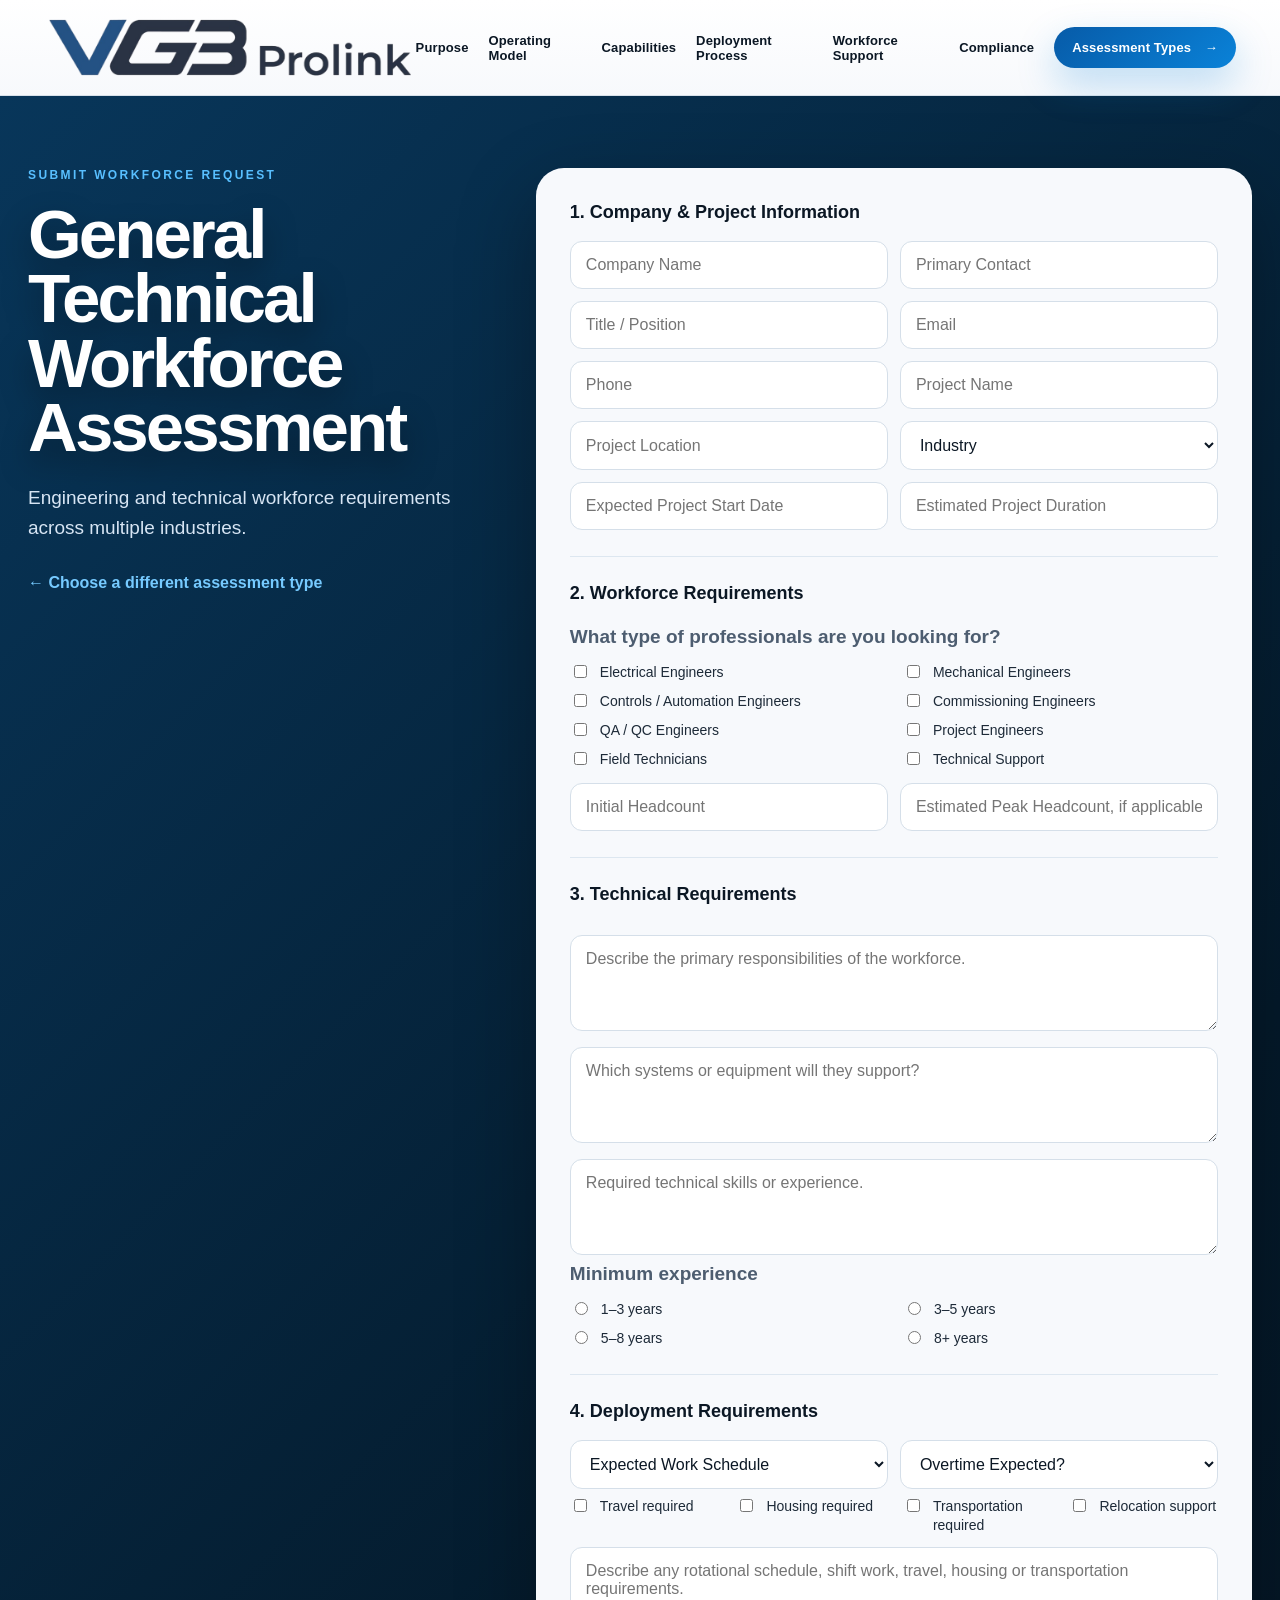
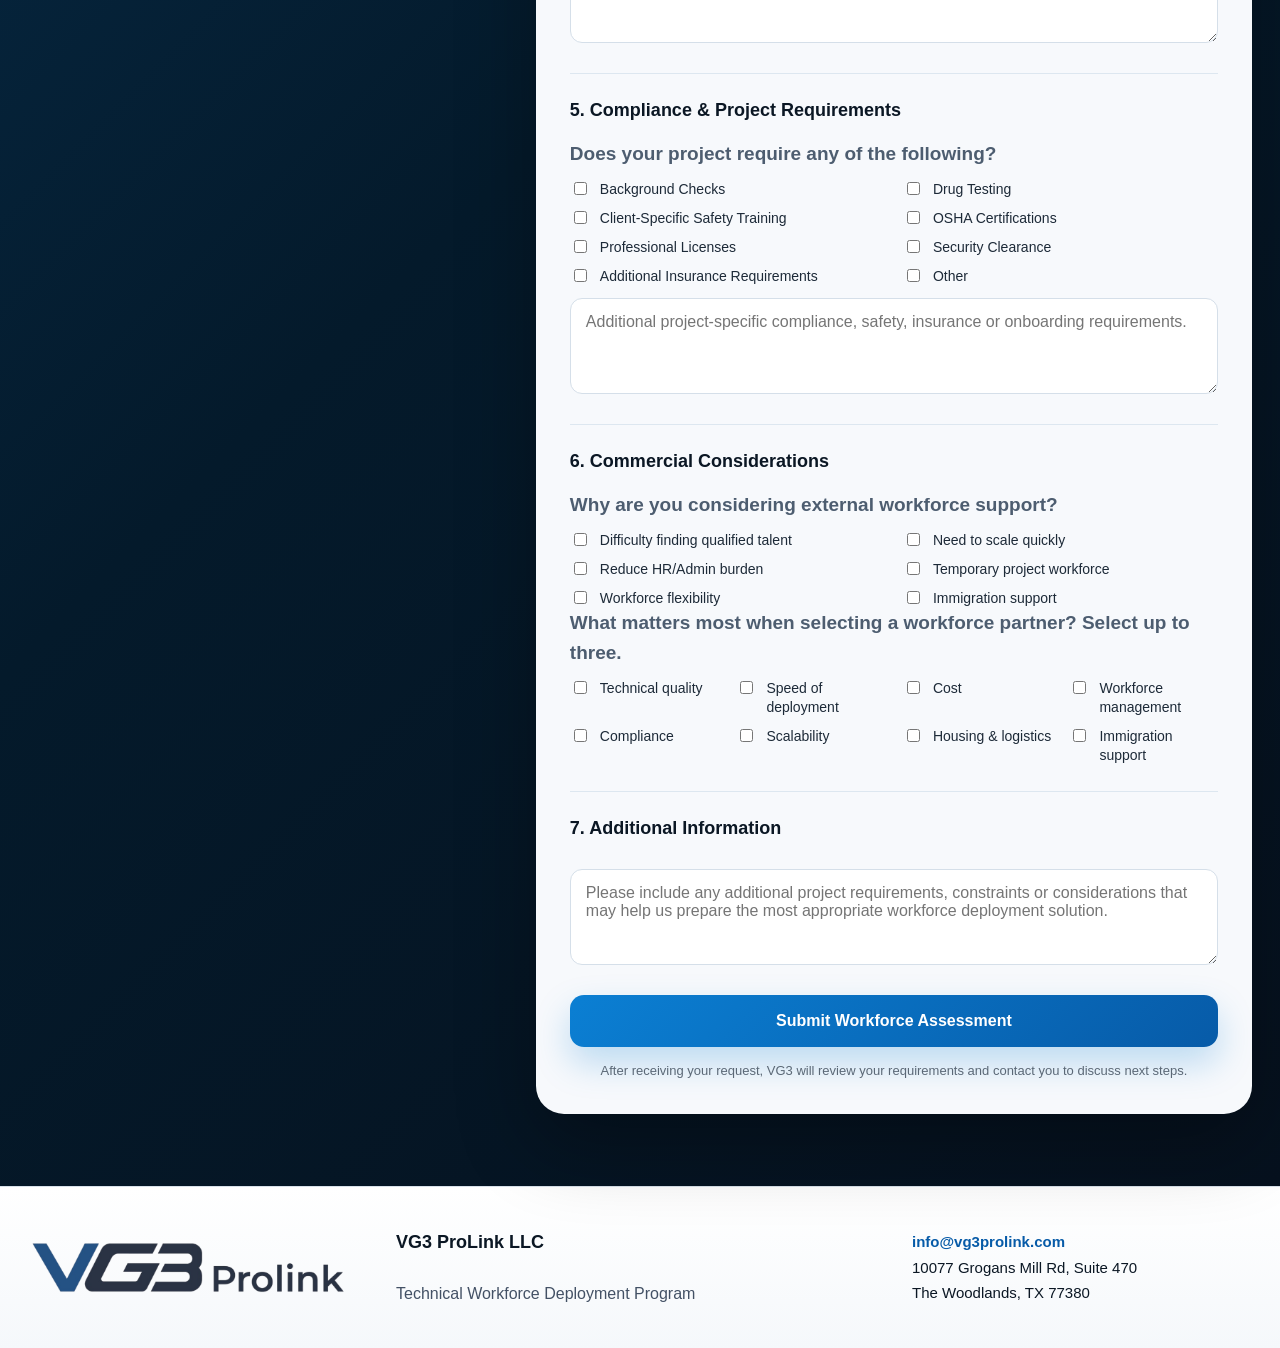
<file: assessment-general.html>
<!DOCTYPE html>
<html lang="en">
<head>
  <meta charset="UTF-8" />
  <meta name="viewport" content="width=device-width, initial-scale=1.0" />
  <title>General Technical Workforce Assessment | VG3 ProLink</title>
  <meta name="description" content="Submit a VG3 workforce deployment assessment request." />
  <link rel="icon" href="favicon.ico" />
  <link rel="icon" type="image/png" sizes="32x32" href="assets/favicon-32x32.png" />
  <link rel="apple-touch-icon" href="assets/apple-touch-icon.png" />
  <link rel="stylesheet" href="assets/style.css" />
</head>
<body class="assessment-page">
  <header class="topbar">
    <a class="brand" href="index.html#top" aria-label="VG3 ProLink">
      <img src="assets/vg3-logo.png" alt="VG3 ProLink" />
    </a>
    <nav class="desktop-nav">
      <a href="index.html#belief">Purpose</a>
      <a href="index.html#solution">Operating Model</a>
      <a href="index.html#comparison">Capabilities</a>
      <a href="index.html#program">Deployment Process</a>
      <a href="index.html#benefits">Workforce Support</a>
      <a href="index.html#compliance">Compliance</a>
      <a class="nav-cta" href="index.html#contact">Assessment Types <span>→</span></a>
    </nav>
  </header>

  <main>
    <section class="assessment-hero">
      <div class="container assessment-page-grid">
        <div class="assessment-page-intro">
          <div class="kicker">Submit Workforce Request</div>
          <h1>General Technical Workforce Assessment</h1>
          <p>Engineering and technical workforce requirements across multiple industries.</p>
          <a class="back-link" href="index.html#contact">← Choose a different assessment type</a>
        </div>

        <form class="assessment-form standalone" action="https://formsubmit.co/info@vg3prolink.com" method="POST">
          <input type="hidden" name="assessment_type" value="General Technical Workforce Assessment" />
          <input type="hidden" name="_subject" value="New VG3 Workforce Assessment - General Technical Workforce Assessment" />
          <input type="hidden" name="_captcha" value="false" />
          <input type="hidden" name="_template" value="table" />
          <input type="hidden" name="_next" value="https://vg3prolink.com/thank-you.html" />

          <div class="form-section first">
            <h3>1. Company & Project Information</h3>
            <div class="form-grid">
              <input name="company_name" placeholder="Company Name" required />
              <input name="primary_contact" placeholder="Primary Contact" required />
              <input name="title" placeholder="Title / Position" />
              <input name="email" type="email" placeholder="Email" required />
              <input name="phone" placeholder="Phone" />
              <input name="project_name" placeholder="Project Name" />
              <input name="project_location" placeholder="Project Location" required />
              <select name="industry" aria-label="Industry">
                <option value="">Industry</option>
                <option>Data Center</option>
                <option>Manufacturing</option>
                <option>Industrial</option>
                <option>Energy</option>
                <option>Construction</option>
                <option>Infrastructure</option>
                <option>Other</option>
              </select>
              <input name="expected_start_date" placeholder="Expected Project Start Date" />
              <input name="estimated_duration" placeholder="Estimated Project Duration" />
            </div>
          </div>

          <div class="form-section">
            <h3>2. Workforce Requirements</h3>
            <p class="form-helper">What type of professionals are you looking for?</p>
            <div class="checkbox-grid">
              <label><input type="checkbox" name="professionals[]" value="Electrical Engineers" /> Electrical Engineers</label>
              <label><input type="checkbox" name="professionals[]" value="Mechanical Engineers" /> Mechanical Engineers</label>
              <label><input type="checkbox" name="professionals[]" value="Controls / Automation Engineers" /> Controls / Automation Engineers</label>
              <label><input type="checkbox" name="professionals[]" value="Commissioning Engineers" /> Commissioning Engineers</label>
              <label><input type="checkbox" name="professionals[]" value="QA / QC Engineers" /> QA / QC Engineers</label>
              <label><input type="checkbox" name="professionals[]" value="Project Engineers" /> Project Engineers</label>
              <label><input type="checkbox" name="professionals[]" value="Field Technicians" /> Field Technicians</label>
              <label><input type="checkbox" name="professionals[]" value="Technical Support" /> Technical Support</label>
            </div>
            <div class="form-grid two">
              <input name="initial_headcount" placeholder="Initial Headcount" />
              <input name="peak_headcount" placeholder="Estimated Peak Headcount, if applicable" />
            </div>
          </div>

          <div class="form-section">
            <h3>3. Technical Requirements</h3>
            <textarea name="primary_responsibilities" placeholder="Describe the primary responsibilities of the workforce."></textarea>
            <textarea name="systems_equipment" placeholder="Which systems or equipment will they support?"></textarea>
            <textarea name="required_skills" placeholder="Required technical skills or experience."></textarea>
            <p class="form-helper">Minimum experience</p>
            <div class="radio-row">
              <label><input type="radio" name="minimum_experience" value="1–3 years" /> 1–3 years</label>
              <label><input type="radio" name="minimum_experience" value="3–5 years" /> 3–5 years</label>
              <label><input type="radio" name="minimum_experience" value="5–8 years" /> 5–8 years</label>
              <label><input type="radio" name="minimum_experience" value="8+ years" /> 8+ years</label>
            </div>
          </div>

          <div class="form-section">
            <h3>4. Deployment Requirements</h3>
            <div class="form-grid two">
              <select name="expected_schedule" aria-label="Expected work schedule">
                <option value="">Expected Work Schedule</option>
                <option>40 hrs/week</option>
                <option>50+ hrs/week</option>
                <option>Shift work</option>
                <option>Rotational schedule</option>
                <option>Other</option>
              </select>
              <select name="overtime_expected" aria-label="Overtime expected">
                <option value="">Overtime Expected?</option>
                <option>Yes</option>
                <option>No</option>
                <option>To be determined</option>
              </select>
            </div>
            <div class="checkbox-grid compact">
              <label><input type="checkbox" name="deployment_needs[]" value="Travel Required" /> Travel required</label>
              <label><input type="checkbox" name="deployment_needs[]" value="Housing Required" /> Housing required</label>
              <label><input type="checkbox" name="deployment_needs[]" value="Transportation Required" /> Transportation required</label>
              <label><input type="checkbox" name="deployment_needs[]" value="Relocation Support" /> Relocation support</label>
            </div>
            <textarea name="schedule_notes" placeholder="Describe any rotational schedule, shift work, travel, housing or transportation requirements."></textarea>
          </div>

          <div class="form-section">
            <h3>5. Compliance & Project Requirements</h3>
            <p class="form-helper">Does your project require any of the following?</p>
            <div class="checkbox-grid">
              <label><input type="checkbox" name="project_requirements[]" value="Background Checks" /> Background Checks</label>
              <label><input type="checkbox" name="project_requirements[]" value="Drug Testing" /> Drug Testing</label>
              <label><input type="checkbox" name="project_requirements[]" value="Client-Specific Safety Training" /> Client-Specific Safety Training</label>
              <label><input type="checkbox" name="project_requirements[]" value="OSHA Certifications" /> OSHA Certifications</label>
              <label><input type="checkbox" name="project_requirements[]" value="Professional Licenses" /> Professional Licenses</label>
              <label><input type="checkbox" name="project_requirements[]" value="Security Clearance" /> Security Clearance</label>
              <label><input type="checkbox" name="project_requirements[]" value="Additional Insurance Requirements" /> Additional Insurance Requirements</label>
              <label><input type="checkbox" name="project_requirements[]" value="Other" /> Other</label>
            </div>
            <textarea name="additional_compliance_requirements" placeholder="Additional project-specific compliance, safety, insurance or onboarding requirements."></textarea>
          </div>

          <div class="form-section">
            <h3>6. Commercial Considerations</h3>
            <p class="form-helper">Why are you considering external workforce support?</p>
            <div class="checkbox-grid">
              <label><input type="checkbox" name="commercial_drivers[]" value="Difficulty finding qualified talent" /> Difficulty finding qualified talent</label>
              <label><input type="checkbox" name="commercial_drivers[]" value="Need to scale quickly" /> Need to scale quickly</label>
              <label><input type="checkbox" name="commercial_drivers[]" value="Reduce HR/Admin burden" /> Reduce HR/Admin burden</label>
              <label><input type="checkbox" name="commercial_drivers[]" value="Temporary project workforce" /> Temporary project workforce</label>
              <label><input type="checkbox" name="commercial_drivers[]" value="Workforce flexibility" /> Workforce flexibility</label>
              <label><input type="checkbox" name="commercial_drivers[]" value="Immigration support" /> Immigration support</label>
            </div>
            <p class="form-helper">What matters most when selecting a workforce partner? Select up to three.</p>
            <div class="checkbox-grid compact">
              <label><input type="checkbox" name="selection_priorities[]" value="Technical quality" /> Technical quality</label>
              <label><input type="checkbox" name="selection_priorities[]" value="Speed of deployment" /> Speed of deployment</label>
              <label><input type="checkbox" name="selection_priorities[]" value="Cost" /> Cost</label>
              <label><input type="checkbox" name="selection_priorities[]" value="Workforce management" /> Workforce management</label>
              <label><input type="checkbox" name="selection_priorities[]" value="Compliance" /> Compliance</label>
              <label><input type="checkbox" name="selection_priorities[]" value="Scalability" /> Scalability</label>
              <label><input type="checkbox" name="selection_priorities[]" value="Housing & logistics" /> Housing & logistics</label>
              <label><input type="checkbox" name="selection_priorities[]" value="Immigration support" /> Immigration support</label>
            </div>
          </div>

          <div class="form-section">
            <h3>7. Additional Information</h3>
            <textarea name="additional_information" placeholder="Please include any additional project requirements, constraints or considerations that may help us prepare the most appropriate workforce deployment solution."></textarea>
          </div>

          <button type="submit" class="assessment-submit">Submit Workforce Assessment</button>
          <p class="form-note">After receiving your request, VG3 will review your requirements and contact you to discuss next steps.</p>
        </form>
      </div>
    </section>
  </main>
  <footer>
    <div class="container footer-inner">
      <img src="assets/vg3-logo.png" alt="VG3 ProLink" />
      <div class="footer-copy">
        <strong>VG3 ProLink LLC</strong><br />
        Technical Workforce Deployment Program
      </div>
      <div class="footer-contact">
        <a href="mailto:info@vg3prolink.com">info@vg3prolink.com</a><br />
        10077 Grogans Mill Rd, Suite 470<br />
        The Woodlands, TX 77380
      </div>
    </div>
  </footer>
  <script src="assets/main.js"></script>
</body>
</html>
</file>
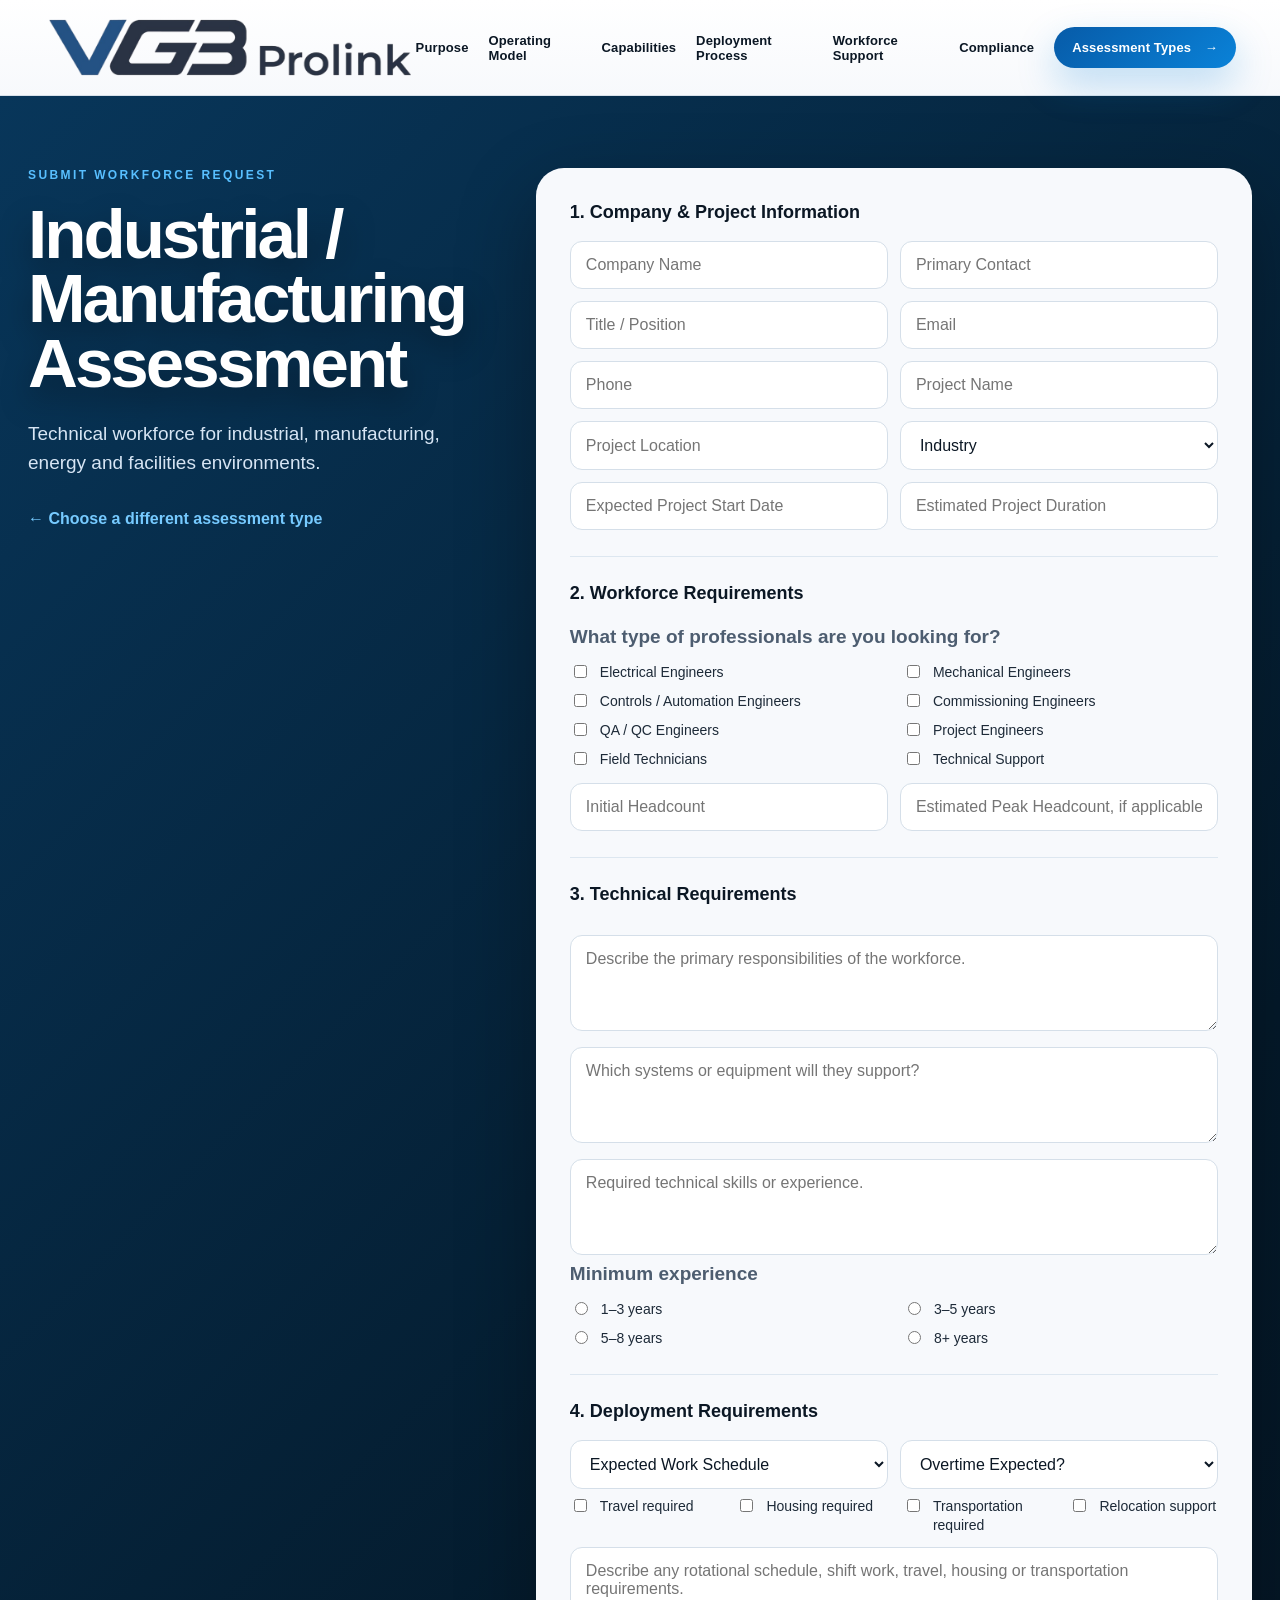
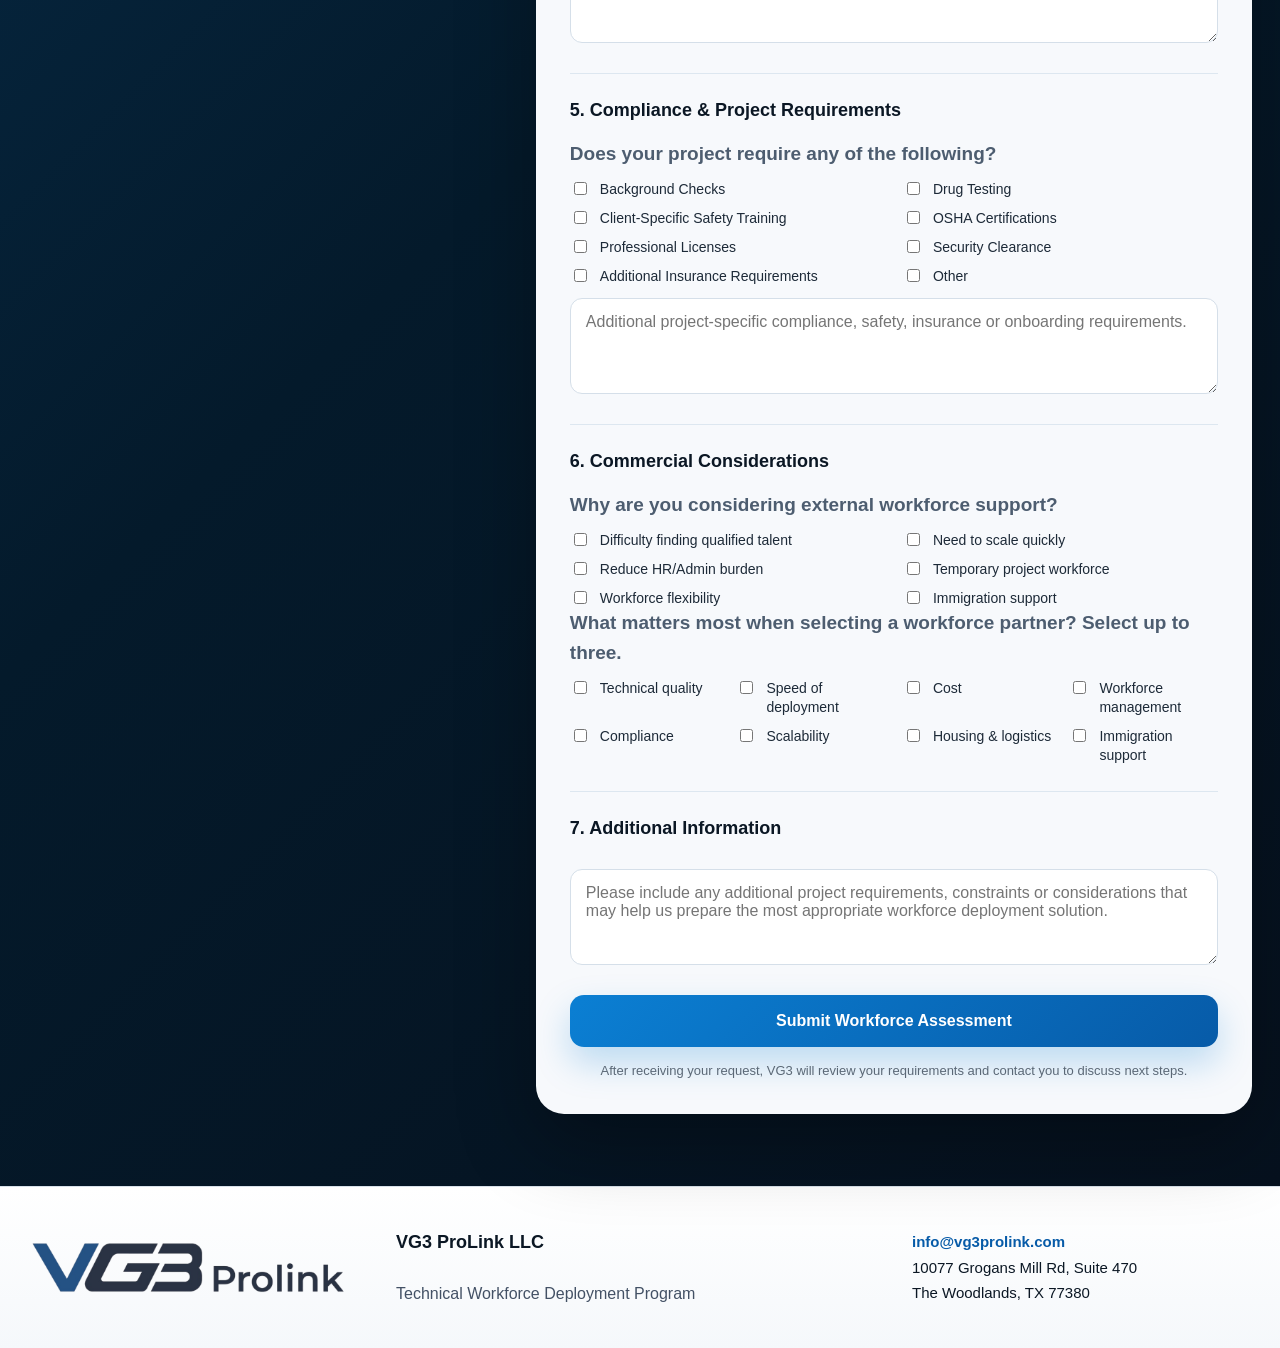
<file: assessment-industrial.html>
<!DOCTYPE html>
<html lang="en">
<head>
  <meta charset="UTF-8" />
  <meta name="viewport" content="width=device-width, initial-scale=1.0" />
  <title>Industrial / Manufacturing Assessment | VG3 ProLink</title>
  <meta name="description" content="Submit a VG3 workforce deployment assessment request." />
  <link rel="icon" href="favicon.ico" />
  <link rel="icon" type="image/png" sizes="32x32" href="assets/favicon-32x32.png" />
  <link rel="apple-touch-icon" href="assets/apple-touch-icon.png" />
  <link rel="stylesheet" href="assets/style.css" />
</head>
<body class="assessment-page">
  <header class="topbar">
    <a class="brand" href="index.html#top" aria-label="VG3 ProLink">
      <img src="assets/vg3-logo.png" alt="VG3 ProLink" />
    </a>
    <nav class="desktop-nav">
      <a href="index.html#belief">Purpose</a>
      <a href="index.html#solution">Operating Model</a>
      <a href="index.html#comparison">Capabilities</a>
      <a href="index.html#program">Deployment Process</a>
      <a href="index.html#benefits">Workforce Support</a>
      <a href="index.html#compliance">Compliance</a>
      <a class="nav-cta" href="index.html#contact">Assessment Types <span>→</span></a>
    </nav>
  </header>

  <main>
    <section class="assessment-hero">
      <div class="container assessment-page-grid">
        <div class="assessment-page-intro">
          <div class="kicker">Submit Workforce Request</div>
          <h1>Industrial / Manufacturing Assessment</h1>
          <p>Technical workforce for industrial, manufacturing, energy and facilities environments.</p>
          <a class="back-link" href="index.html#contact">← Choose a different assessment type</a>
        </div>

        <form class="assessment-form standalone" action="https://formsubmit.co/info@vg3prolink.com" method="POST">
          <input type="hidden" name="assessment_type" value="Industrial / Manufacturing Assessment" />
          <input type="hidden" name="_subject" value="New VG3 Workforce Assessment - Industrial / Manufacturing Assessment" />
          <input type="hidden" name="_captcha" value="false" />
          <input type="hidden" name="_template" value="table" />
          <input type="hidden" name="_next" value="https://vg3prolink.com/thank-you.html" />

          <div class="form-section first">
            <h3>1. Company & Project Information</h3>
            <div class="form-grid">
              <input name="company_name" placeholder="Company Name" required />
              <input name="primary_contact" placeholder="Primary Contact" required />
              <input name="title" placeholder="Title / Position" />
              <input name="email" type="email" placeholder="Email" required />
              <input name="phone" placeholder="Phone" />
              <input name="project_name" placeholder="Project Name" />
              <input name="project_location" placeholder="Project Location" required />
              <select name="industry" aria-label="Industry">
                <option value="">Industry</option>
                <option>Data Center</option>
                <option>Manufacturing</option>
                <option>Industrial</option>
                <option>Energy</option>
                <option>Construction</option>
                <option>Infrastructure</option>
                <option>Other</option>
              </select>
              <input name="expected_start_date" placeholder="Expected Project Start Date" />
              <input name="estimated_duration" placeholder="Estimated Project Duration" />
            </div>
          </div>

          <div class="form-section">
            <h3>2. Workforce Requirements</h3>
            <p class="form-helper">What type of professionals are you looking for?</p>
            <div class="checkbox-grid">
              <label><input type="checkbox" name="professionals[]" value="Electrical Engineers" /> Electrical Engineers</label>
              <label><input type="checkbox" name="professionals[]" value="Mechanical Engineers" /> Mechanical Engineers</label>
              <label><input type="checkbox" name="professionals[]" value="Controls / Automation Engineers" /> Controls / Automation Engineers</label>
              <label><input type="checkbox" name="professionals[]" value="Commissioning Engineers" /> Commissioning Engineers</label>
              <label><input type="checkbox" name="professionals[]" value="QA / QC Engineers" /> QA / QC Engineers</label>
              <label><input type="checkbox" name="professionals[]" value="Project Engineers" /> Project Engineers</label>
              <label><input type="checkbox" name="professionals[]" value="Field Technicians" /> Field Technicians</label>
              <label><input type="checkbox" name="professionals[]" value="Technical Support" /> Technical Support</label>
            </div>
            <div class="form-grid two">
              <input name="initial_headcount" placeholder="Initial Headcount" />
              <input name="peak_headcount" placeholder="Estimated Peak Headcount, if applicable" />
            </div>
          </div>

          <div class="form-section">
            <h3>3. Technical Requirements</h3>
            <textarea name="primary_responsibilities" placeholder="Describe the primary responsibilities of the workforce."></textarea>
            <textarea name="systems_equipment" placeholder="Which systems or equipment will they support?"></textarea>
            <textarea name="required_skills" placeholder="Required technical skills or experience."></textarea>
            <p class="form-helper">Minimum experience</p>
            <div class="radio-row">
              <label><input type="radio" name="minimum_experience" value="1–3 years" /> 1–3 years</label>
              <label><input type="radio" name="minimum_experience" value="3–5 years" /> 3–5 years</label>
              <label><input type="radio" name="minimum_experience" value="5–8 years" /> 5–8 years</label>
              <label><input type="radio" name="minimum_experience" value="8+ years" /> 8+ years</label>
            </div>
          </div>

          <div class="form-section">
            <h3>4. Deployment Requirements</h3>
            <div class="form-grid two">
              <select name="expected_schedule" aria-label="Expected work schedule">
                <option value="">Expected Work Schedule</option>
                <option>40 hrs/week</option>
                <option>50+ hrs/week</option>
                <option>Shift work</option>
                <option>Rotational schedule</option>
                <option>Other</option>
              </select>
              <select name="overtime_expected" aria-label="Overtime expected">
                <option value="">Overtime Expected?</option>
                <option>Yes</option>
                <option>No</option>
                <option>To be determined</option>
              </select>
            </div>
            <div class="checkbox-grid compact">
              <label><input type="checkbox" name="deployment_needs[]" value="Travel Required" /> Travel required</label>
              <label><input type="checkbox" name="deployment_needs[]" value="Housing Required" /> Housing required</label>
              <label><input type="checkbox" name="deployment_needs[]" value="Transportation Required" /> Transportation required</label>
              <label><input type="checkbox" name="deployment_needs[]" value="Relocation Support" /> Relocation support</label>
            </div>
            <textarea name="schedule_notes" placeholder="Describe any rotational schedule, shift work, travel, housing or transportation requirements."></textarea>
          </div>

          <div class="form-section">
            <h3>5. Compliance & Project Requirements</h3>
            <p class="form-helper">Does your project require any of the following?</p>
            <div class="checkbox-grid">
              <label><input type="checkbox" name="project_requirements[]" value="Background Checks" /> Background Checks</label>
              <label><input type="checkbox" name="project_requirements[]" value="Drug Testing" /> Drug Testing</label>
              <label><input type="checkbox" name="project_requirements[]" value="Client-Specific Safety Training" /> Client-Specific Safety Training</label>
              <label><input type="checkbox" name="project_requirements[]" value="OSHA Certifications" /> OSHA Certifications</label>
              <label><input type="checkbox" name="project_requirements[]" value="Professional Licenses" /> Professional Licenses</label>
              <label><input type="checkbox" name="project_requirements[]" value="Security Clearance" /> Security Clearance</label>
              <label><input type="checkbox" name="project_requirements[]" value="Additional Insurance Requirements" /> Additional Insurance Requirements</label>
              <label><input type="checkbox" name="project_requirements[]" value="Other" /> Other</label>
            </div>
            <textarea name="additional_compliance_requirements" placeholder="Additional project-specific compliance, safety, insurance or onboarding requirements."></textarea>
          </div>

          <div class="form-section">
            <h3>6. Commercial Considerations</h3>
            <p class="form-helper">Why are you considering external workforce support?</p>
            <div class="checkbox-grid">
              <label><input type="checkbox" name="commercial_drivers[]" value="Difficulty finding qualified talent" /> Difficulty finding qualified talent</label>
              <label><input type="checkbox" name="commercial_drivers[]" value="Need to scale quickly" /> Need to scale quickly</label>
              <label><input type="checkbox" name="commercial_drivers[]" value="Reduce HR/Admin burden" /> Reduce HR/Admin burden</label>
              <label><input type="checkbox" name="commercial_drivers[]" value="Temporary project workforce" /> Temporary project workforce</label>
              <label><input type="checkbox" name="commercial_drivers[]" value="Workforce flexibility" /> Workforce flexibility</label>
              <label><input type="checkbox" name="commercial_drivers[]" value="Immigration support" /> Immigration support</label>
            </div>
            <p class="form-helper">What matters most when selecting a workforce partner? Select up to three.</p>
            <div class="checkbox-grid compact">
              <label><input type="checkbox" name="selection_priorities[]" value="Technical quality" /> Technical quality</label>
              <label><input type="checkbox" name="selection_priorities[]" value="Speed of deployment" /> Speed of deployment</label>
              <label><input type="checkbox" name="selection_priorities[]" value="Cost" /> Cost</label>
              <label><input type="checkbox" name="selection_priorities[]" value="Workforce management" /> Workforce management</label>
              <label><input type="checkbox" name="selection_priorities[]" value="Compliance" /> Compliance</label>
              <label><input type="checkbox" name="selection_priorities[]" value="Scalability" /> Scalability</label>
              <label><input type="checkbox" name="selection_priorities[]" value="Housing & logistics" /> Housing & logistics</label>
              <label><input type="checkbox" name="selection_priorities[]" value="Immigration support" /> Immigration support</label>
            </div>
          </div>

          <div class="form-section">
            <h3>7. Additional Information</h3>
            <textarea name="additional_information" placeholder="Please include any additional project requirements, constraints or considerations that may help us prepare the most appropriate workforce deployment solution."></textarea>
          </div>

          <button type="submit" class="assessment-submit">Submit Workforce Assessment</button>
          <p class="form-note">After receiving your request, VG3 will review your requirements and contact you to discuss next steps.</p>
        </form>
      </div>
    </section>
  </main>
  <footer>
    <div class="container footer-inner">
      <img src="assets/vg3-logo.png" alt="VG3 ProLink" />
      <div class="footer-copy">
        <strong>VG3 ProLink LLC</strong><br />
        Technical Workforce Deployment Program
      </div>
      <div class="footer-contact">
        <a href="mailto:info@vg3prolink.com">info@vg3prolink.com</a><br />
        10077 Grogans Mill Rd, Suite 470<br />
        The Woodlands, TX 77380
      </div>
    </div>
  </footer>
  <script src="assets/main.js"></script>
</body>
</html>
</file>
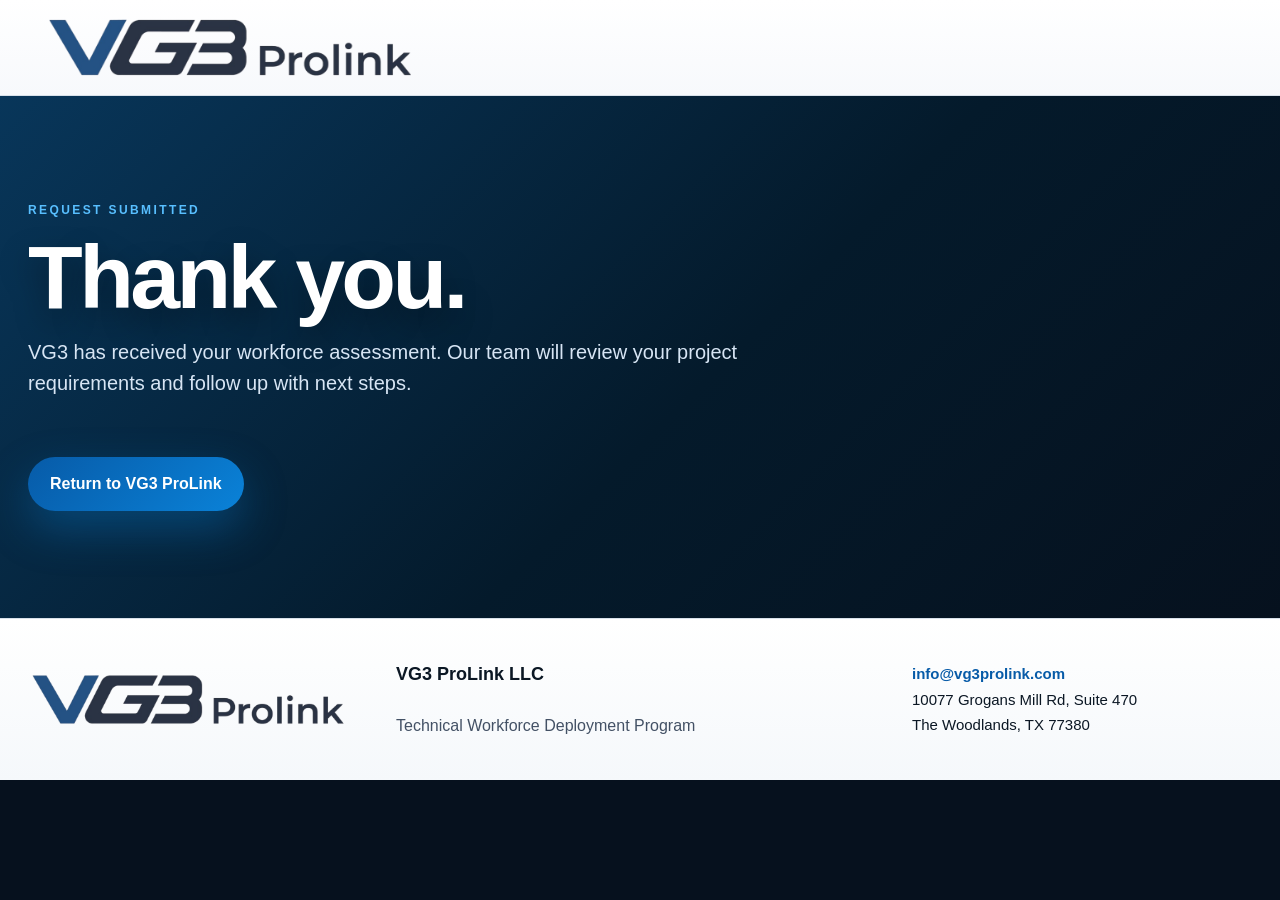
<file: thank-you.html>
<!DOCTYPE html>
<html lang="en"><head><meta charset="UTF-8"/><meta name="viewport" content="width=device-width, initial-scale=1.0"/><title>Thank You | VG3 ProLink</title><link rel="icon" href="favicon.ico"/><link rel="stylesheet" href="assets/style.css"/></head>
<body class="assessment-page"><header class="topbar"><a class="brand" href="index.html#top"><img src="assets/vg3-logo.png" alt="VG3 ProLink"/></a></header><main><section class="assessment-hero thank-you"><div class="container"><div class="thank-you-card"><div class="kicker">Request Submitted</div><h1>Thank you.</h1><p>VG3 has received your workforce assessment. Our team will review your project requirements and follow up with next steps.</p><a class="primary-btn" href="index.html">Return to VG3 ProLink</a></div></div></section></main>  <footer>
    <div class="container footer-inner">
      <img src="assets/vg3-logo.png" alt="VG3 ProLink" />
      <div class="footer-copy">
        <strong>VG3 ProLink LLC</strong><br />
        Technical Workforce Deployment Program
      </div>
      <div class="footer-contact">
        <a href="mailto:info@vg3prolink.com">info@vg3prolink.com</a><br />
        10077 Grogans Mill Rd, Suite 470<br />
        The Woodlands, TX 77380
      </div>
    </div>
  </footer></body></html>
</file>
<file: assets/style.css>
/* VG3 ProLink V11 */
:root{--blue:#075ba8;--blue2:#0a82d8;--cyan:#74d2ff;--navy:#05101a;--ink:#070b10;--panel:#101923;--line:rgba(255,255,255,.14);--muted:#b7c4d2;--text:#f7fbff;--light:#f5f8fb}
*{box-sizing:border-box}html{scroll-behavior:smooth}body{margin:0;background:#070b10;color:var(--text);font-family:Arial,Helvetica,sans-serif}a{text-decoration:none;color:inherit}.container{width:min(1240px,calc(100% - 56px));margin:0 auto}
.topbar{height:96px;position:sticky;top:0;z-index:50;display:flex;align-items:center;justify-content:space-between;padding:0 44px;background:linear-gradient(180deg,#fff,#f5f8fb);border-bottom:1px solid #d8e1ea;box-shadow:0 16px 40px rgba(0,0,0,.08)}.brand img{height:64px;width:auto;display:block;object-fit:contain}.desktop-nav{display:flex;align-items:center;gap:24px;color:#0b1724;font-size:14px;font-weight:800}.desktop-nav a:hover{color:var(--blue)}.nav-cta{padding:14px 20px;border-radius:999px;background:linear-gradient(135deg,var(--blue),var(--blue2));box-shadow:0 16px 38px rgba(10,130,216,.26);color:#fff!important}.nav-cta span,.primary-btn span{margin-left:10px}
.hero{position:relative;min-height:680px;overflow:hidden;background:#050b12}.hero-bg{position:absolute;inset:0;background:url('hero-bg.jpg') center/cover no-repeat;transform:scale(1.015);filter:saturate(1.05) contrast(1.08)}.hero-overlay{position:absolute;inset:0;background:linear-gradient(90deg,rgba(4,9,15,.98),rgba(4,9,15,.82) 39%,rgba(4,9,15,.35)),linear-gradient(180deg,rgba(3,7,12,.15),rgba(3,7,12,.78))}.hero-inner{position:relative;z-index:2;display:grid;grid-template-columns:1fr 410px;gap:66px;align-items:center;min-height:680px;padding:72px 0}.kicker{color:#58bfff;text-transform:uppercase;letter-spacing:2.4px;font-size:12px;font-weight:900;margin-bottom:20px}h1{font-size:clamp(54px,7vw,88px);line-height:.96;letter-spacing:-3.6px;margin:0 0 28px;text-shadow:0 14px 32px rgba(0,0,0,.36)}.hero-copy p{font-size:20px;line-height:1.55;color:#edf6ff;max-width:650px}.primary-btn{display:inline-flex;margin-top:30px;min-height:54px;align-items:center;justify-content:center;padding:0 22px;border-radius:999px;font-weight:900;background:linear-gradient(135deg,var(--blue),var(--blue2));box-shadow:0 18px 44px rgba(10,130,216,.35)}
.deployment-panel{border:1px solid rgba(255,255,255,.18);border-radius:22px;background:linear-gradient(180deg,rgba(255,255,255,.12),rgba(255,255,255,.045));box-shadow:0 34px 90px rgba(0,0,0,.48);padding:26px;backdrop-filter:blur(18px)}.panel-label{text-transform:uppercase;letter-spacing:1px;color:#65c7ff;font-weight:800;margin-bottom:16px}.deployment-list{display:grid;gap:0;position:relative}.deployment-list:before{content:"";position:absolute;left:14px;top:26px;bottom:26px;width:2px;background:linear-gradient(var(--cyan),transparent)}.deployment-list div{display:grid;grid-template-columns:48px 1fr;align-items:center;min-height:52px;border-bottom:1px solid rgba(255,255,255,.12);font-weight:800}.deployment-list div:last-child{border-bottom:0}.deployment-list b{position:relative;height:28px;width:28px;border-radius:999px;display:flex;align-items:center;justify-content:center;background:#0d5fa8;color:#bce7ff;font-size:12px}.deployment-list .active{background:linear-gradient(90deg,rgba(9,100,180,.72),rgba(9,100,180,.18));border-radius:999px;padding-right:14px;margin-bottom:6px;border-bottom:0}
.stats-band{position:relative;background:linear-gradient(180deg,#06111d,#0b1826);border-top:1px solid rgba(255,255,255,.12);border-bottom:1px solid rgba(255,255,255,.12);overflow:hidden}.stats-grid{display:grid;grid-template-columns:repeat(4,1fr);gap:0;padding:42px 260px 42px 0}.stats-grid div{padding:0 28px;border-right:1px solid rgba(255,255,255,.16);text-align:center}.stats-grid div:last-child{border-right:0}.stats-grid svg{width:44px;height:44px;color:#48b9ff;margin-bottom:12px}.stats-grid strong{display:block;font-size:24px;margin-bottom:6px}.stats-grid span{font-size:14px;line-height:1.4;color:#d6e2ee}.workers-photo{position:absolute;right:0;bottom:0;height:100%;width:250px;object-fit:cover;opacity:.88}
.section{padding:98px 0;background:#0b1016;border-top:1px solid var(--line)}.section-count{color:#75c4ff;font-size:14px;font-weight:900;letter-spacing:2px;margin-bottom:16px}h2{font-size:clamp(40px,5vw,66px);line-height:1;letter-spacing:-2.6px;margin:0;color:#fff}p{color:#c8d2df;font-size:19px;line-height:1.55}.belief{background:radial-gradient(circle at 85% 10%,rgba(17,133,213,.14),transparent 25%),#090d13}.belief-layout,.section-head{display:grid;grid-template-columns:90px 1fr;gap:26px}.belief h2{max-width:1060px}.belief p{max-width:790px}
.solution{background:linear-gradient(135deg,#101721,#080c12)}.solution-layout{display:grid;gap:38px}.solution-cards,.positioning,.compliance-grid{display:grid;grid-template-columns:repeat(3,1fr);gap:18px}.solution-cards{grid-template-columns:repeat(4,1fr)}.solution-cards article,.positioning div,.compliance-grid article,.process-grid article{border:1px solid rgba(255,255,255,.13);border-radius:24px;background:linear-gradient(180deg,rgba(255,255,255,.075),rgba(255,255,255,.038));padding:24px}.solution-cards svg{width:38px;height:38px;color:#58bfff}.solution-cards h3,.compliance-grid h3,.process-grid h3{font-size:20px;line-height:1.15;color:#fff;margin:18px 0 10px}.solution-cards p,.process-grid p{font-size:15px;line-height:1.45;color:#b9c5d2;margin:0}
.comparison{background:#0a0f15}.table-shell{overflow:hidden;border-radius:24px;border:1px solid rgba(255,255,255,.15);box-shadow:0 28px 90px rgba(0,0,0,.32);margin-top:38px}table{width:100%;border-collapse:separate;border-spacing:0;background:#111820}th{background:#123b63;color:#fff;text-align:center;padding:18px 16px;font-size:15px}th:first-child{text-align:left;padding-left:24px}th:last-child{background:#0e6cad}td{padding:16px;text-align:center;border-bottom:1px solid rgba(255,255,255,.08);border-right:1px solid rgba(255,255,255,.06);color:#d6dee9}td:first-child{text-align:left;font-weight:900;color:#fff;padding-left:24px}td:last-child{background:rgba(14,108,173,.16);color:#8bd0ff;font-weight:900}.muted{color:#6f7d8c!important}
.program{background:#101720}.process-grid{display:grid;grid-template-columns:repeat(4,1fr);gap:16px;margin-top:38px}.process-grid article{min-height:180px;position:relative}.process-grid .wide{grid-column:span 2}.process-grid .accent{background:linear-gradient(135deg,rgba(11,77,134,.6),rgba(17,133,213,.25))}.process-grid span{color:#75c4ff;font-weight:900;letter-spacing:1.4px}
.benefits{position:relative;overflow:hidden;background:#070b11}.benefits:before{content:"";position:absolute;inset:0;background:url('hero-bg.jpg') center/cover no-repeat;opacity:.22;filter:saturate(.95)}.benefits:after{content:"";position:absolute;inset:0;background:linear-gradient(180deg,rgba(7,11,17,.72),rgba(7,11,17,.98)),linear-gradient(90deg,rgba(7,11,17,.95),rgba(7,11,17,.65))}.benefits .container{position:relative;z-index:2}.benefits-dashboard{display:grid;grid-template-columns:1fr 1.25fr 1fr;gap:20px;margin-top:44px}.benefits-dashboard article{min-height:350px;padding:32px;border-radius:24px;border:1px solid rgba(255,255,255,.10);background:linear-gradient(145deg,rgba(21,27,35,.58),rgba(10,14,20,.82));backdrop-filter:blur(12px);box-shadow:0 28px 70px rgba(0,0,0,.28)}.benefits-dashboard .featured{border-color:rgba(118,213,255,.25);background:linear-gradient(145deg,rgba(11,77,134,.36),rgba(10,14,20,.84))}.pillar-header{display:flex;gap:16px;align-items:flex-start;margin-bottom:22px}.pillar-header svg{width:44px;height:44px;color:#75d2ff}.pillar-header h3{font-size:26px;line-height:1.05;margin:6px 0 0}.benefits-dashboard ul{padding:0;margin:0;list-style:none;display:grid;gap:15px}.benefits-dashboard li{padding:14px 0 14px 22px;border-top:1px solid rgba(255,255,255,.10);color:#dce7f2;font-weight:700;line-height:1.35;position:relative}.benefits-dashboard li:before{content:"";position:absolute;left:0;top:22px;width:8px;height:8px;border-radius:50%;background:#78d4ff;box-shadow:0 0 18px rgba(120,212,255,.7)}
.compliance{background:#0d131b}.compliance-grid{margin-top:38px}ul{margin:0;padding-left:18px;color:#ccd6e2;line-height:1.65}.contact{padding:98px 0;background:radial-gradient(circle at 15% 10%,rgba(117,196,255,.24),transparent 28%),linear-gradient(135deg,#082845,#0b4d86)}.contact-inner{display:grid;grid-template-columns:.9fr 1.1fr;gap:62px;align-items:center}.contact p{color:#dcecff}form{display:grid;grid-template-columns:1fr 1fr;gap:14px;background:rgba(255,255,255,.96);border-radius:26px;padding:28px;box-shadow:0 36px 90px rgba(0,0,0,.28)}input,textarea,button{font:inherit;border:1px solid #d5dde7;border-radius:14px;padding:16px}textarea{grid-column:1/-1;min-height:132px;resize:vertical}button{grid-column:1/-1;background:#101820;color:#fff;font-weight:900;cursor:pointer}
footer{background:linear-gradient(180deg,#fff,#f5f8fb);color:#0b1724;padding:44px 0;border-top:1px solid #d8e1ea}.footer-inner{display:grid;grid-template-columns:280px 1fr 240px;gap:50px;align-items:center}.footer-inner img{height:72px;width:auto;object-fit:contain}.footer-copy{color:#435165;line-height:1.55}.footer-contact{color:#0b1724;line-height:1.7}
@media(max-width:1050px){.desktop-nav{display:none}.topbar{padding:0 20px}.brand img{height:52px}.hero-inner,.contact-inner,.belief-layout,.section-head{grid-template-columns:1fr}.hero-inner{padding-top:50px}.deployment-panel{max-width:100%}.stats-grid,.solution-cards,.process-grid,.benefits-dashboard,.compliance-grid,.positioning{grid-template-columns:1fr}.stats-grid{padding:38px 0}.stats-grid div{border-right:0;border-bottom:1px solid rgba(255,255,255,.12);padding:22px}.workers-photo{position:relative;width:100%;height:260px}.process-grid .wide{grid-column:span 1}.table-shell{overflow-x:auto}table{min-width:820px}form{grid-template-columns:1fr}h1{letter-spacing:-2.5px}.footer-inner{grid-template-columns:1fr}.footer-inner img{height:64px}}

/* =========================
   V12 Institutional polish
   ========================= */

.desktop-nav{
  gap:20px;
  font-size:13px;
  letter-spacing:.01em;
}

.nav-cta{
  white-space:nowrap;
  font-size:13px;
  padding:13px 18px;
}

.topbar{
  background:linear-gradient(180deg,#ffffff 0%,#f7f9fc 100%);
}

/* Cleaner institutional program section */
.program{
  position:relative;
  overflow:hidden;
  background:
    radial-gradient(circle at 18% 14%, rgba(10,130,216,.18), transparent 28%),
    linear-gradient(180deg,#0b1119,#0e1621 56%,#090f16);
}

.program:before{
  content:"";
  position:absolute;
  inset:0;
  background-image:
    linear-gradient(rgba(255,255,255,.042) 1px, transparent 1px),
    linear-gradient(90deg, rgba(255,255,255,.042) 1px, transparent 1px);
  background-size:54px 54px;
  opacity:.34;
  pointer-events:none;
}

.program .container{
  position:relative;
  z-index:1;
}

.program .section-head{
  align-items:start;
}

.program .section-head p{
  max-width:760px;
  margin-top:18px;
}

.process-grid{
  grid-template-columns:repeat(5,1fr);
  gap:14px;
  margin-top:46px;
  counter-reset:process;
}

.process-grid article,
.process-grid article.wide,
.process-grid article.accent{
  grid-column:span 1;
  min-height:230px;
  padding:24px;
  border-radius:22px;
  border:1px solid rgba(129,197,255,.18);
  background:
    linear-gradient(180deg,rgba(255,255,255,.08),rgba(255,255,255,.035)),
    linear-gradient(135deg,rgba(10,130,216,.08),rgba(0,0,0,0));
  box-shadow:0 22px 55px rgba(0,0,0,.24);
  position:relative;
  overflow:hidden;
}

.process-grid article:before{
  content:"";
  position:absolute;
  top:0;
  left:0;
  right:0;
  height:4px;
  background:linear-gradient(90deg,#74d2ff,rgba(116,210,255,0));
  opacity:.75;
}

.process-grid article:after{
  content:"";
  position:absolute;
  right:-42px;
  bottom:-42px;
  width:120px;
  height:120px;
  border:1px solid rgba(116,210,255,.13);
  border-radius:50%;
  background:radial-gradient(circle,rgba(116,210,255,.10),transparent 62%);
}

.process-grid article:nth-child(3){
  background:
    linear-gradient(180deg,rgba(255,255,255,.08),rgba(255,255,255,.035)),
    linear-gradient(135deg,rgba(10,130,216,.18),rgba(0,0,0,0));
}

.process-grid span{
  display:inline-flex;
  width:42px;
  height:42px;
  align-items:center;
  justify-content:center;
  border-radius:12px;
  margin-bottom:18px;
  background:rgba(116,210,255,.10);
  color:#8fd7ff;
  border:1px solid rgba(116,210,255,.18);
  font-size:14px;
  letter-spacing:.08em;
}

.process-grid h3{
  font-size:20px;
  line-height:1.1;
  margin:0 0 14px;
  letter-spacing:-.3px;
}

.process-grid p{
  font-size:15px;
  color:#c7d2df;
  line-height:1.5;
}

/* Footer update */
footer{
  background:linear-gradient(180deg,#ffffff,#f5f8fb);
  color:#0b1724;
}

.footer-inner{
  grid-template-columns:280px 1fr 330px;
  gap:42px;
}

.footer-copy strong{
  color:#0b1724;
  font-size:18px;
}

.footer-contact{
  font-size:15px;
}

.footer-contact a{
  color:#075ba8;
  font-weight:800;
}

@media(max-width:1200px){
  .process-grid{grid-template-columns:repeat(2,1fr)}
}

@media(max-width:1050px){
  .process-grid{grid-template-columns:1fr}
  .footer-inner{grid-template-columns:1fr}
}


/* =========================
   V14 Footer logo alignment fix
   ========================= */
footer{
  background:linear-gradient(180deg,#ffffff,#f5f8fb);
  color:#0b1724;
  padding:42px 0;
  border-top:1px solid #d8e1ea;
}
.footer-inner{
  display:flex;
  align-items:center;
  justify-content:space-between;
  gap:48px;
}
.footer-inner img{
  width:320px;
  max-width:32vw;
  height:auto;
  max-height:88px;
  object-fit:contain;
  flex:0 0 auto;
}
.footer-copy{
  flex:1 1 280px;
  min-width:240px;
  color:#435165;
  line-height:1.45;
}
.footer-copy strong{
  display:block;
  color:#0b1724;
  font-size:18px;
  margin-bottom:4px;
}
.footer-contact{
  flex:0 1 340px;
  min-width:280px;
  color:#0b1724;
  line-height:1.7;
  font-size:15px;
}
.footer-contact a{
  color:#075ba8;
  font-weight:800;
}
@media(max-width:900px){
  .footer-inner{
    flex-direction:column;
    align-items:flex-start;
    gap:22px;
  }
  .footer-inner img{
    width:280px;
    max-width:100%;
  }
  .footer-copy,.footer-contact{
    min-width:0;
    width:100%;
  }
}

/* =========================
   V15 Workforce Assessment Form
   ========================= */
.assessment-section{
  background:linear-gradient(135deg,#053d6b 0%,#07213a 48%,#051423 100%);
  padding:96px 0;
}
.assessment-inner{
  display:grid;
  grid-template-columns:minmax(260px,380px) 1fr;
  gap:54px;
  align-items:start;
}
.assessment-intro h2{
  color:#fff;
  font-size:clamp(40px,5vw,66px);
  line-height:.96;
  letter-spacing:-2px;
  margin:14px 0 24px;
}
.assessment-intro p{
  color:#d7e3ef;
  font-size:18px;
  line-height:1.7;
}
.assessment-form{
  background:#f7f9fc;
  color:#0b1724;
  border-radius:28px;
  padding:30px;
  box-shadow:0 28px 80px rgba(0,0,0,.32);
}
.assessment-form fieldset{
  border:0;
  padding:0;
  margin:0;
}
.assessment-types legend,
.form-section h3{
  font-size:18px;
  font-weight:900;
  color:#0b1724;
  margin:0 0 18px;
}
.assessment-types{
  display:grid;
  grid-template-columns:repeat(2,1fr);
  gap:14px;
  margin-bottom:28px!important;
}
.assessment-types legend{
  grid-column:1/-1;
}
.assessment-card{
  display:block;
  background:#fff;
  border:1px solid #dbe4ee;
  border-radius:18px;
  padding:18px 18px 18px 46px;
  position:relative;
  cursor:pointer;
  transition:.2s ease;
}
.assessment-card:hover{
  border-color:#1592db;
  box-shadow:0 12px 30px rgba(10,45,78,.10);
}
.assessment-card input{
  position:absolute;
  left:18px;
  top:21px;
  width:16px;
  height:16px;
  accent-color:#0b7fd3;
}
.assessment-card span{
  display:block;
  color:#0b1724;
  font-weight:900;
  margin-bottom:8px;
}
.assessment-card small{
  display:block;
  color:#516173;
  line-height:1.45;
}
.form-section{
  padding:26px 0;
  border-top:1px solid #dde7f0;
}
.form-grid{
  display:grid;
  grid-template-columns:repeat(2,1fr);
  gap:12px;
}
.form-grid.two{
  margin-top:14px;
}
.assessment-form input[type="text"],
.assessment-form input[type="email"],
.assessment-form input:not([type]),
.assessment-form select,
.assessment-form textarea{
  width:100%;
  border:1px solid #d5dfe9;
  background:#fff;
  color:#0b1724;
  border-radius:12px;
  padding:14px 15px;
  font:inherit;
  outline:none;
}
.assessment-form textarea{
  min-height:96px;
  resize:vertical;
  margin-top:12px;
}
.assessment-form input:focus,
.assessment-form select:focus,
.assessment-form textarea:focus{
  border-color:#0b7fd3;
  box-shadow:0 0 0 4px rgba(11,127,211,.12);
}
.form-helper{
  margin:0 0 12px;
  color:#4d5d70;
  font-weight:700;
}
.checkbox-grid,
.radio-row{
  display:grid;
  grid-template-columns:repeat(2,1fr);
  gap:10px 18px;
}
.checkbox-grid.compact{
  grid-template-columns:repeat(4,1fr);
  margin-top:8px;
}
.checkbox-grid label,
.radio-row label{
  display:flex;
  gap:10px;
  align-items:flex-start;
  color:#1d2a38;
  font-size:14px;
  line-height:1.35;
}
.checkbox-grid input,
.radio-row input{
  margin-top:2px;
  accent-color:#0b7fd3;
}
.assessment-submit{
  width:100%;
  border:0;
  border-radius:14px;
  background:linear-gradient(135deg,#0b7fd3,#075ba8);
  color:#fff;
  font-weight:900;
  padding:17px 20px;
  cursor:pointer;
  font-size:16px;
  box-shadow:0 16px 35px rgba(11,127,211,.25);
}
.form-note{
  color:#5b6876;
  font-size:13px;
  line-height:1.5;
  margin:14px 0 0;
  text-align:center;
}
@media(max-width:1100px){
  .assessment-inner{grid-template-columns:1fr}
  .assessment-intro{max-width:760px}
}
@media(max-width:760px){
  .assessment-section{padding:70px 0}
  .assessment-form{padding:22px;border-radius:22px}
  .assessment-types,.form-grid,.checkbox-grid,.radio-row,.checkbox-grid.compact{grid-template-columns:1fr}
}

/* =========================
   V16 Assessment picker + dedicated assessment pages
   ========================= */
.assessment-picker-section{
  padding:84px 0;
  background:linear-gradient(135deg,#08365a,#041a2b 60%,#06111e);
}
.request-picker{
  display:grid;
  grid-template-columns:.9fr 1.45fr;
  gap:56px;
  align-items:start;
}
.assessment-picker-grid{
  display:grid;
  grid-template-columns:repeat(2,1fr);
  gap:18px;
}
.assessment-link-card{
  display:block;
  text-decoration:none;
  color:#0b1724;
  background:#f8fbff;
  border:1px solid #d8e4ef;
  border-radius:22px;
  padding:26px;
  min-height:238px;
  box-shadow:0 20px 55px rgba(0,0,0,.12);
  transition:transform .2s ease,border-color .2s ease,box-shadow .2s ease;
}
.assessment-link-card:hover{
  transform:translateY(-4px);
  border-color:#0b7fd3;
  box-shadow:0 24px 70px rgba(11,127,211,.18);
}
.assessment-link-card.primary{
  border-color:#0b7fd3;
  background:linear-gradient(180deg,#ffffff,#eef7ff);
}
.assessment-link-card .card-tag{
  display:inline-flex;
  width:34px;
  height:34px;
  align-items:center;
  justify-content:center;
  border-radius:999px;
  background:#0b7fd3;
  color:#fff;
  font-weight:900;
  font-size:13px;
  margin-bottom:18px;
}
.assessment-link-card h3{
  margin:0 0 12px;
  color:#0b1724;
  font-size:22px;
  line-height:1.08;
  letter-spacing:-.5px;
}
.assessment-link-card p{
  color:#415163;
  margin:0 0 22px;
  line-height:1.55;
  font-size:15px;
}
.assessment-link-card strong{
  color:#075ba8;
  font-size:14px;
}
.assessment-page{
  background:#06111e;
}
.assessment-page .topbar{
  position:static;
}
.assessment-hero{
  background:linear-gradient(135deg,#08365a,#041a2b 55%,#06111e);
  padding:72px 0;
}
.assessment-page-grid{
  display:grid;
  grid-template-columns:.78fr 1.22fr;
  gap:50px;
  align-items:start;
}
.assessment-page-intro{
  position:sticky;
  top:34px;
  color:#fff;
}
.assessment-page-intro h1{
  font-size:clamp(44px,5.4vw,82px);
  line-height:.93;
  margin:18px 0 24px;
  letter-spacing:-3px;
}
.assessment-page-intro p{
  color:#d7e5f4;
  max-width:560px;
  font-size:19px;
  line-height:1.55;
  margin:0 0 22px;
}
.back-link{
  display:inline-block;
  color:#76caff;
  font-weight:800;
  text-decoration:none;
  margin-top:10px;
}
.assessment-form.standalone{
  display:block;
  padding:34px;
  background:#f7f9fc;
}
.assessment-form.standalone .form-section.first{
  padding-top:0;
  border-top:0;
}
.thank-you{
  min-height:58vh;
  display:flex;
  align-items:center;
}
.thank-you-card{
  max-width:760px;
  color:#fff;
}
.thank-you-card h1{
  font-size:clamp(56px,7vw,96px);
  line-height:.9;
  margin:18px 0;
}
.thank-you-card p{
  color:#d7e5f4;
  font-size:20px;
  line-height:1.55;
  margin-bottom:28px;
}
@media(max-width:1100px){
  .request-picker,.assessment-page-grid{grid-template-columns:1fr}
  .assessment-page-intro{position:relative;top:auto}
}
@media(max-width:760px){
  .assessment-picker-grid{grid-template-columns:1fr}
  .assessment-link-card{min-height:0}
  .assessment-hero{padding:48px 0}
  .assessment-form.standalone{padding:22px;border-radius:22px}
}
</file>
